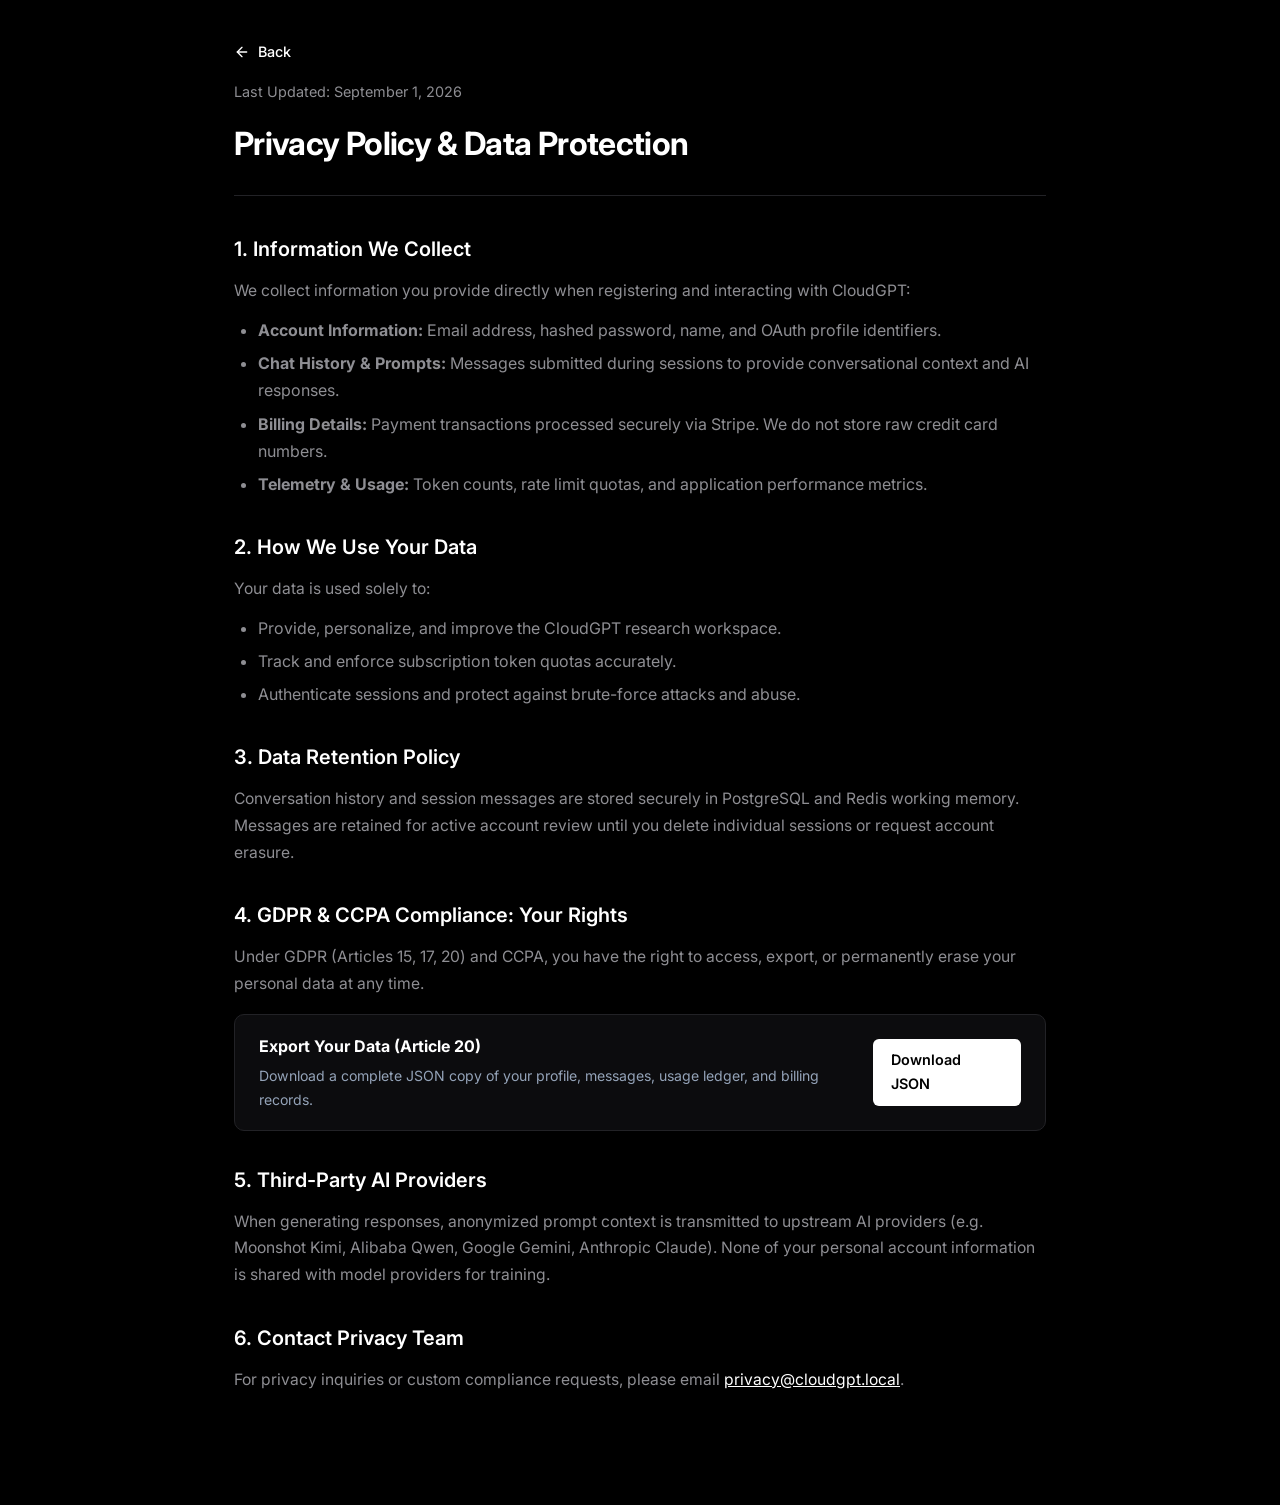
<file: templates/privacy.html>
<!doctype html>
<html lang="en" class="pricing-html">
<head>
    <meta charset="utf-8">
    <meta name="viewport" content="width=device-width, initial-scale=1">
    <title>Privacy Policy | CloudGPT</title>
    <link rel="preconnect" href="https://fonts.googleapis.com">
    <link rel="preconnect" href="https://fonts.gstatic.com" crossorigin>
    <link href="https://fonts.googleapis.com/css2?family=Inter:wght@300;400;500;600;700;800&display=swap" rel="stylesheet">
    <link rel="stylesheet" href="/static/css/chat.css">
    <meta name="csrf-token" content="{{ csrf_token }}">
    <style>
        .legal-container {
            max-width: 860px;
            margin: 0 auto;
            padding: 40px 24px 80px;
            color: var(--text-primary, #ffffff);
            font-family: 'Inter', -apple-system, BlinkMacSystemFont, sans-serif;
            line-height: 1.7;
        }
        .legal-header {
            margin-bottom: 36px;
            border-bottom: 1px solid var(--border-color, #222226);
            padding-bottom: 24px;
        }
        .legal-header h1 {
            font-size: 2rem;
            font-weight: 700;
            color: #fff;
            margin-top: 12px;
            letter-spacing: -0.02em;
        }
        .legal-date {
            color: #8e8e93;
            font-size: 0.9rem;
        }
        .legal-section {
            margin-bottom: 32px;
        }
        .legal-section h2 {
            font-size: 1.25rem;
            font-weight: 600;
            color: #ffffff;
            margin-bottom: 12px;
        }
        .legal-section p {
            color: #8e8e93;
            margin-bottom: 12px;
            font-size: 0.98rem;
        }
        .legal-section ul {
            padding-left: 24px;
            margin-bottom: 12px;
            color: #8e8e93;
        }
        .legal-section li {
            margin-bottom: 6px;
        }
        .back-link {
            display: inline-flex;
            align-items: center;
            gap: 8px;
            color: #ffffff;
            text-decoration: none;
            font-size: 0.9rem;
            font-weight: 500;
            margin-bottom: 16px;
            transition: opacity 0.2s;
        }
        .back-link:hover {
            opacity: 0.8;
        }
        .action-card {
            background: #0c0c0e;
            border: 1px solid #222226;
            border-radius: 10px;
            padding: 18px 24px;
            margin: 16px 0;
            display: flex;
            justify-content: space-between;
            align-items: center;
        }
        .btn-export {
            display: inline-flex;
            align-items: center;
            padding: 9px 18px;
            background: #ffffff;
            color: #000000;
            font-size: 0.9rem;
            font-weight: 600;
            border-radius: 6px;
            text-decoration: none;
            transition: opacity 0.2s;
        }
        .btn-export:hover {
            opacity: 0.9;
        }
    </style>
</head>
<body class="pricing-body">
    <div class="legal-container">
        <a class="back-link" id="back-nav-link" href="/signup" onclick="if(window.history.length > 1){window.history.back(); return false;}">
            <svg width="16" height="16" viewBox="0 0 24 24" fill="none" stroke="currentColor" stroke-width="2" stroke-linecap="round" stroke-linejoin="round"><line x1="19" y1="12" x2="5" y2="12"></line><polyline points="12 19 5 12 12 5"></polyline></svg>
            <span>Back</span>
        </a>
        <div class="legal-header">
            <div class="legal-date">Last Updated: September 1, 2026</div>
            <h1>Privacy Policy & Data Protection</h1>
        </div>

        <div class="legal-section">
            <h2>1. Information We Collect</h2>
            <p>We collect information you provide directly when registering and interacting with CloudGPT:</p>
            <ul>
                <li><strong>Account Information:</strong> Email address, hashed password, name, and OAuth profile identifiers.</li>
                <li><strong>Chat History & Prompts:</strong> Messages submitted during sessions to provide conversational context and AI responses.</li>
                <li><strong>Billing Details:</strong> Payment transactions processed securely via Stripe. We do not store raw credit card numbers.</li>
                <li><strong>Telemetry & Usage:</strong> Token counts, rate limit quotas, and application performance metrics.</li>
            </ul>
        </div>

        <div class="legal-section">
            <h2>2. How We Use Your Data</h2>
            <p>Your data is used solely to:</p>
            <ul>
                <li>Provide, personalize, and improve the CloudGPT research workspace.</li>
                <li>Track and enforce subscription token quotas accurately.</li>
                <li>Authenticate sessions and protect against brute-force attacks and abuse.</li>
            </ul>
        </div>

        <div class="legal-section">
            <h2>3. Data Retention Policy</h2>
            <p>Conversation history and session messages are stored securely in PostgreSQL and Redis working memory. Messages are retained for active account review until you delete individual sessions or request account erasure.</p>
        </div>

        <div class="legal-section">
            <h2>4. GDPR & CCPA Compliance: Your Rights</h2>
            <p>Under GDPR (Articles 15, 17, 20) and CCPA, you have the right to access, export, or permanently erase your personal data at any time.</p>
            
            <div class="action-card">
                <div>
                    <h3 style="color: #fff; font-size: 1rem; margin-bottom: 4px;">Export Your Data (Article 20)</h3>
                    <p style="margin: 0; font-size: 0.88rem; color: #94a3b8;">Download a complete JSON copy of your profile, messages, usage ledger, and billing records.</p>
                </div>
                <a href="/api/user/export" class="btn-export">Download JSON</a>
            </div>
        </div>

        <div class="legal-section">
            <h2>5. Third-Party AI Providers</h2>
            <p>When generating responses, anonymized prompt context is transmitted to upstream AI providers (e.g. Moonshot Kimi, Alibaba Qwen, Google Gemini, Anthropic Claude). None of your personal account information is shared with model providers for training.</p>
        </div>

        <div class="legal-section">
            <h2>6. Contact Privacy Team</h2>
            <p>For privacy inquiries or custom compliance requests, please email <a href="mailto:privacy@cloudgpt.local" style="color: #ffffff; text-decoration: underline;">privacy@cloudgpt.local</a>.</p>
        </div>
    </div>
    <script>
        const backLink = document.getElementById('back-nav-link');
        if (backLink && document.referrer) {
            backLink.href = document.referrer;
        }
    </script>
</body>
</html>
</file>
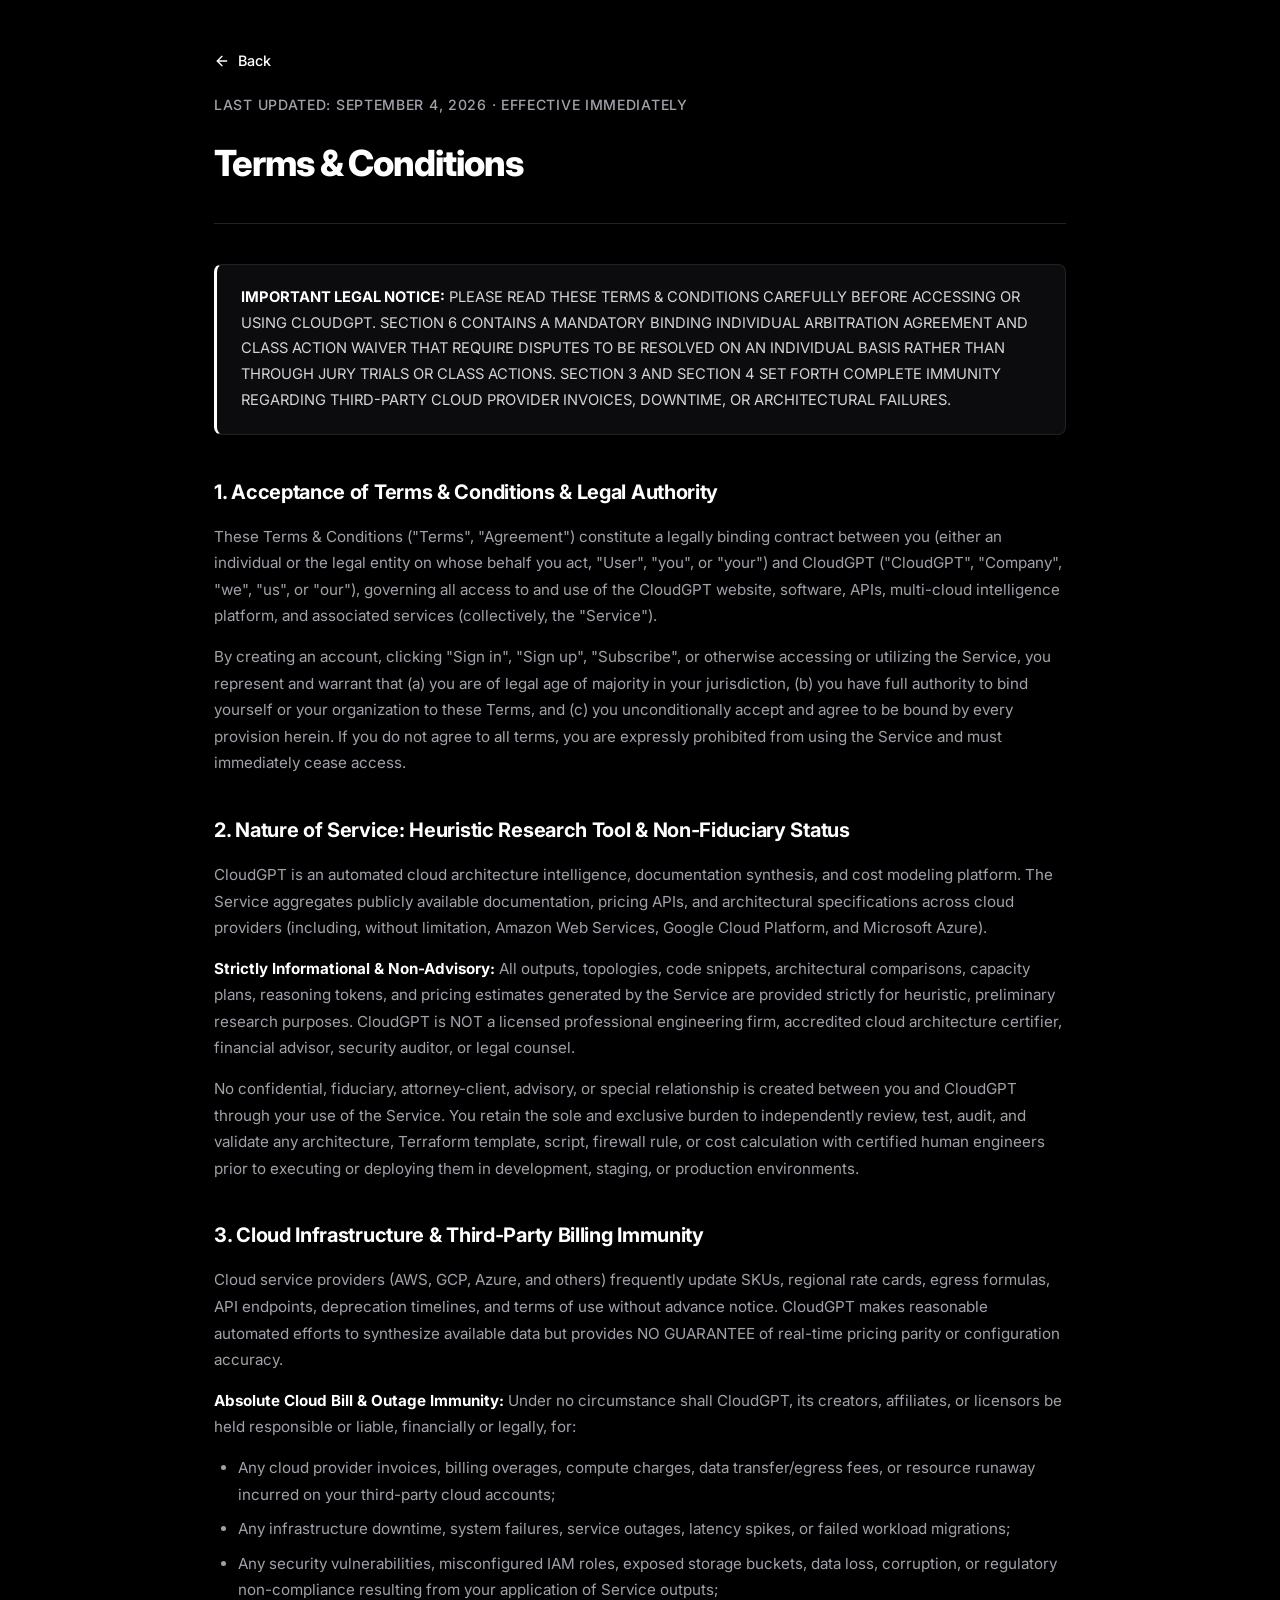
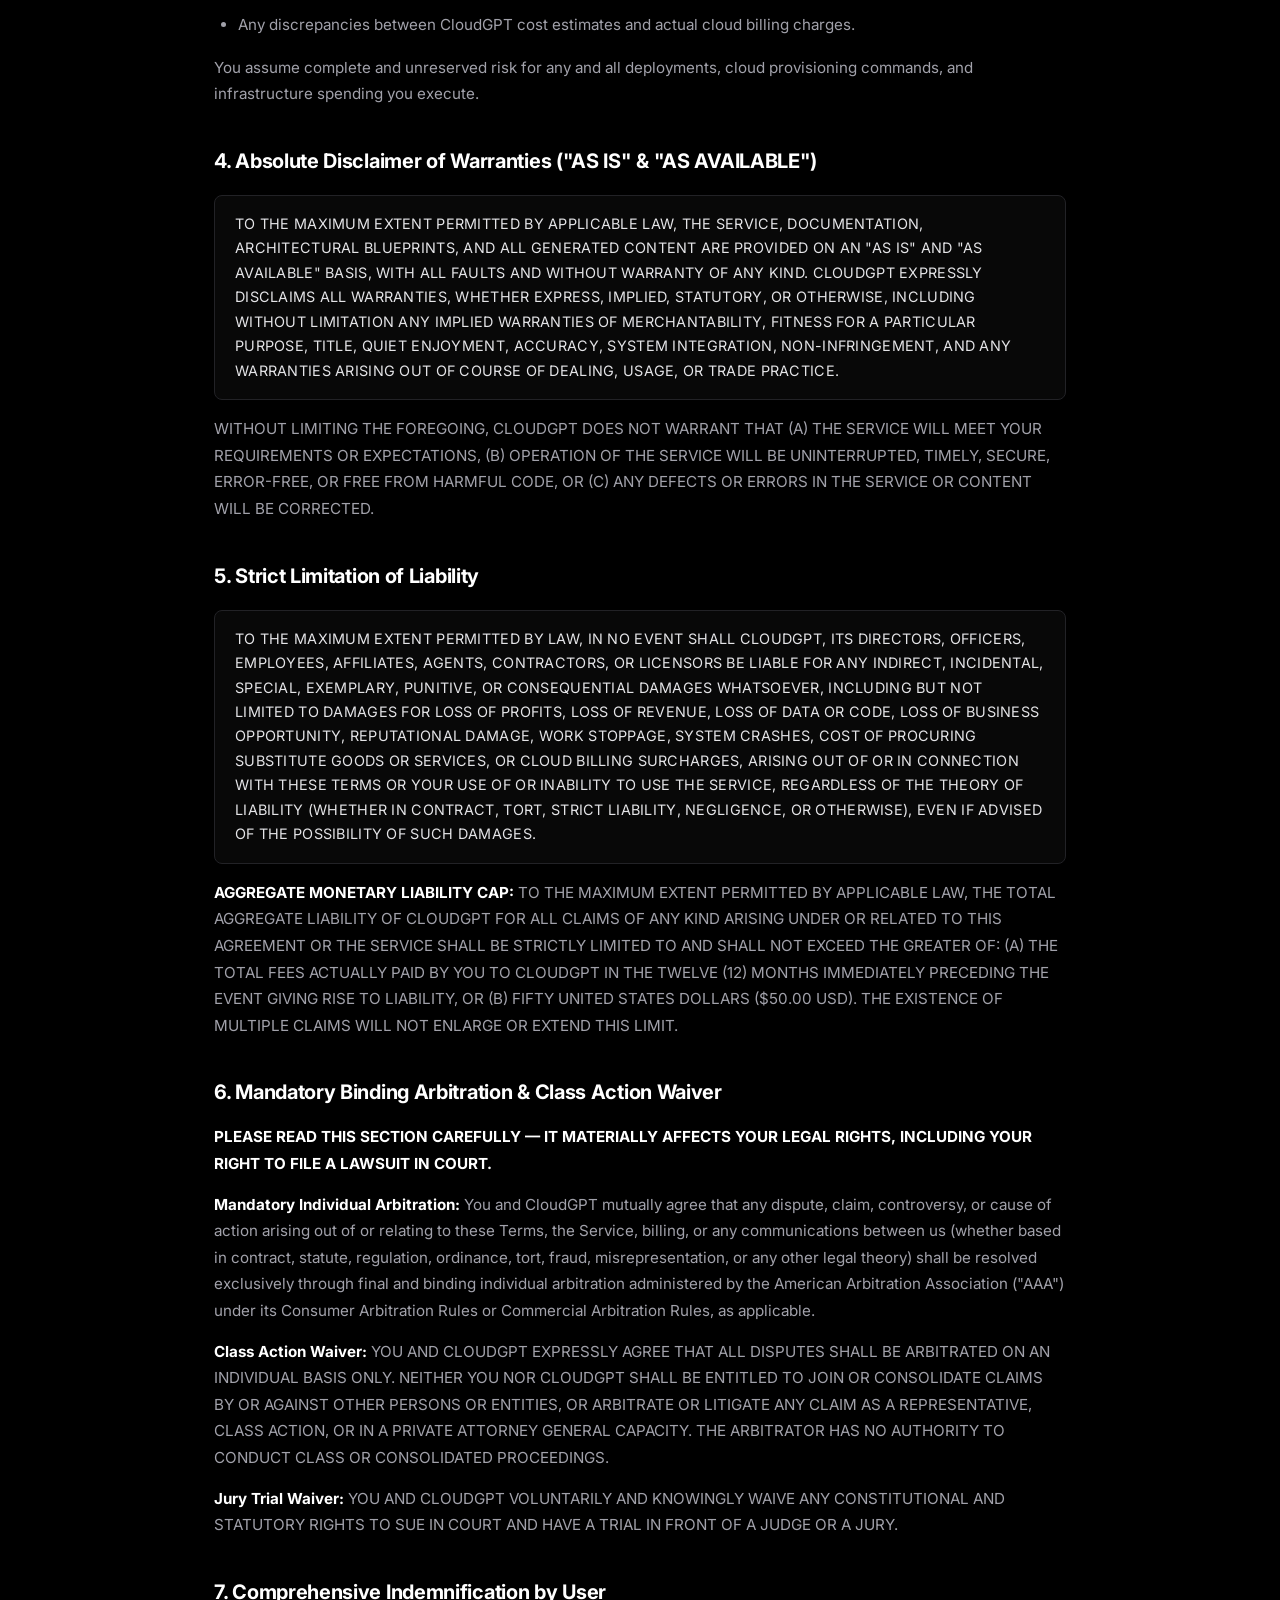
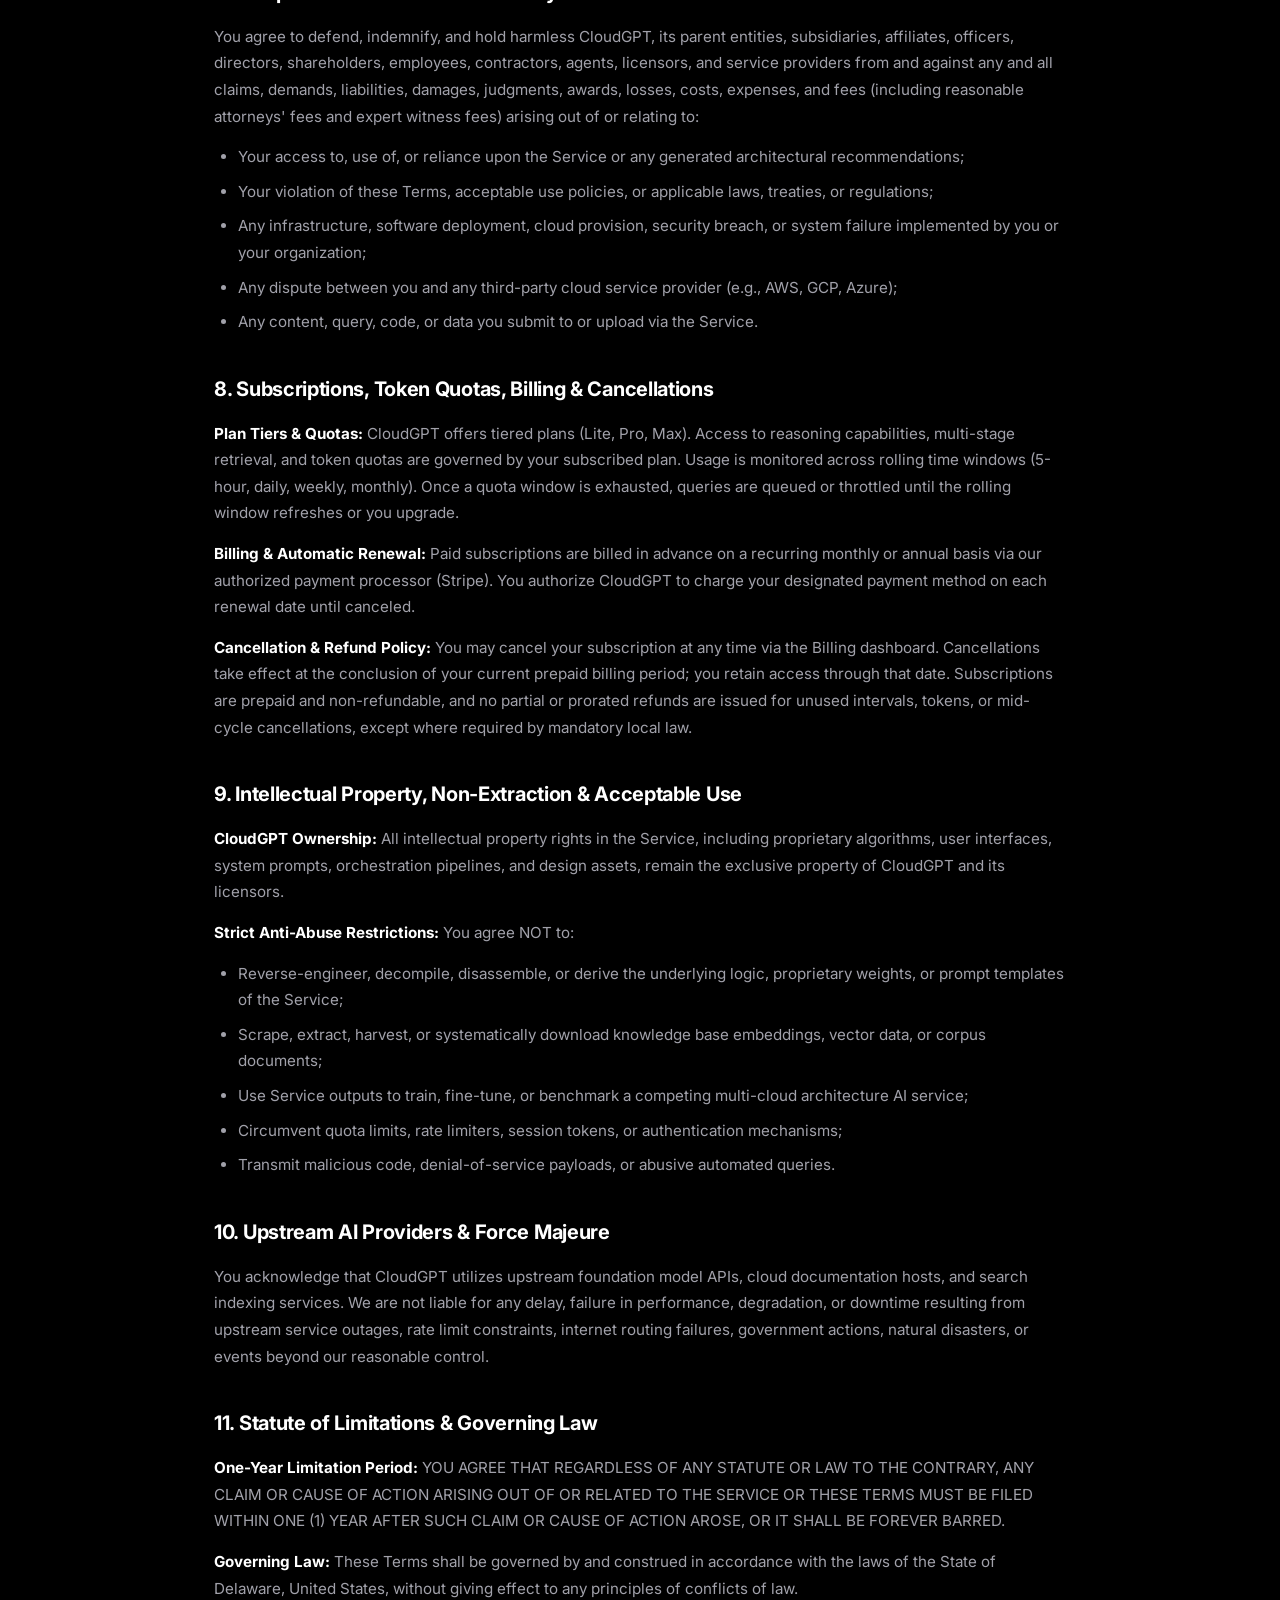
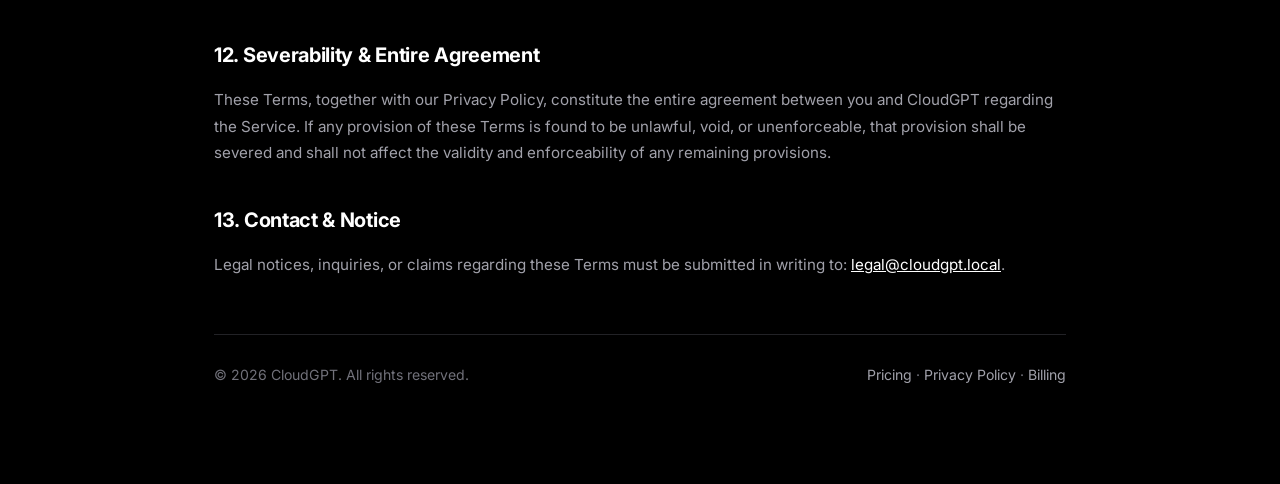
<file: templates/terms.html>
<!doctype html>
<html lang="en" class="pricing-html">
<head>
    <meta charset="utf-8">
    <meta name="viewport" content="width=device-width, initial-scale=1">
    <title>Terms & Conditions | CloudGPT</title>
    <link rel="preconnect" href="https://fonts.googleapis.com">
    <link rel="preconnect" href="https://fonts.gstatic.com" crossorigin>
    <link href="https://fonts.googleapis.com/css2?family=Inter:wght@300;400;500;600;700;800&display=swap" rel="stylesheet">
    <link rel="stylesheet" href="/static/css/chat.css">
    <meta name="csrf-token" content="{{ csrf_token }}">
    <style>
        .legal-container {
            max-width: 900px;
            margin: 0 auto;
            padding: 48px 24px 96px;
            color: var(--text-primary, #ffffff);
            font-family: 'Inter', -apple-system, BlinkMacSystemFont, "Segoe UI", Roboto, sans-serif;
            line-height: 1.75;
        }
        .legal-header {
            margin-bottom: 40px;
            border-bottom: 1px solid var(--border-color, #222226);
            padding-bottom: 28px;
        }
        .legal-header h1 {
            font-size: 2.25rem;
            font-weight: 800;
            color: #ffffff;
            margin-top: 14px;
            letter-spacing: -0.03em;
        }
        .legal-date {
            color: #a1a1aa;
            font-size: 0.88rem;
            font-weight: 500;
            text-transform: uppercase;
            letter-spacing: 0.05em;
        }
        .legal-summary-box {
            background: #0c0c0e;
            border: 1px solid #222226;
            border-left: 3px solid #ffffff;
            border-radius: 8px;
            padding: 20px 24px;
            margin-bottom: 40px;
            font-size: 0.92rem;
            color: #d4d4d8;
        }
        .legal-summary-box strong {
            color: #ffffff;
        }
        .legal-section {
            margin-bottom: 36px;
        }
        .legal-section h2 {
            font-size: 1.25rem;
            font-weight: 700;
            color: #ffffff;
            margin-bottom: 14px;
            letter-spacing: -0.015em;
            display: flex;
            align-items: baseline;
            gap: 8px;
        }
        .legal-section p {
            color: #a1a1aa;
            margin-bottom: 14px;
            font-size: 0.95rem;
        }
        .legal-section strong {
            color: #ffffff;
        }
        .legal-section ul {
            padding-left: 24px;
            margin-bottom: 16px;
            color: #a1a1aa;
            font-size: 0.95rem;
        }
        .legal-section li {
            margin-bottom: 8px;
        }
        .legal-caps {
            text-transform: uppercase;
            font-size: 0.9rem;
            letter-spacing: 0.02em;
            color: #e4e4e7;
            background: rgba(255, 255, 255, 0.03);
            border: 1px solid #222226;
            border-radius: 8px;
            padding: 16px 20px;
            margin: 16px 0;
            line-height: 1.7;
        }
        .back-link {
            display: inline-flex;
            align-items: center;
            gap: 8px;
            color: #ffffff;
            text-decoration: none;
            font-size: 0.9rem;
            font-weight: 500;
            margin-bottom: 20px;
            transition: opacity 0.2s;
        }
        .back-link:hover {
            opacity: 0.8;
        }
        .legal-footer {
            margin-top: 56px;
            padding-top: 28px;
            border-top: 1px solid #222226;
            font-size: 0.88rem;
            color: #71717a;
            display: flex;
            justify-content: space-between;
            align-items: center;
            flex-wrap: wrap;
            gap: 16px;
        }
        .legal-footer a {
            color: #a1a1aa;
            text-decoration: none;
        }
        .legal-footer a:hover {
            color: #ffffff;
            text-decoration: underline;
        }
    </style>
</head>
<body class="pricing-body">
    <div class="legal-container">
        <a class="back-link" id="back-nav-link" href="/" onclick="if(window.history.length > 1){window.history.back(); return false;}">
            <svg width="16" height="16" viewBox="0 0 24 24" fill="none" stroke="currentColor" stroke-width="2" stroke-linecap="round" stroke-linejoin="round"><line x1="19" y1="12" x2="5" y2="12"></line><polyline points="12 19 5 12 12 5"></polyline></svg>
            <span>Back</span>
        </a>
        
        <header class="legal-header">
            <div class="legal-date">Last Updated: September 4, 2026 · Effective Immediately</div>
            <h1>Terms & Conditions</h1>
        </header>

        <div class="legal-summary-box">
            <strong>IMPORTANT LEGAL NOTICE:</strong> PLEASE READ THESE TERMS & CONDITIONS CAREFULLY BEFORE ACCESSING OR USING CLOUDGPT. SECTION 6 CONTAINS A MANDATORY BINDING INDIVIDUAL ARBITRATION AGREEMENT AND CLASS ACTION WAIVER THAT REQUIRE DISPUTES TO BE RESOLVED ON AN INDIVIDUAL BASIS RATHER THAN THROUGH JURY TRIALS OR CLASS ACTIONS. SECTION 3 AND SECTION 4 SET FORTH COMPLETE IMMUNITY REGARDING THIRD-PARTY CLOUD PROVIDER INVOICES, DOWNTIME, OR ARCHITECTURAL FAILURES.
        </div>

        <div class="legal-section">
            <h2>1. Acceptance of Terms & Conditions & Legal Authority</h2>
            <p>These Terms & Conditions ("Terms", "Agreement") constitute a legally binding contract between you (either an individual or the legal entity on whose behalf you act, "User", "you", or "your") and CloudGPT ("CloudGPT", "Company", "we", "us", or "our"), governing all access to and use of the CloudGPT website, software, APIs, multi-cloud intelligence platform, and associated services (collectively, the "Service").</p>
            <p>By creating an account, clicking "Sign in", "Sign up", "Subscribe", or otherwise accessing or utilizing the Service, you represent and warrant that (a) you are of legal age of majority in your jurisdiction, (b) you have full authority to bind yourself or your organization to these Terms, and (c) you unconditionally accept and agree to be bound by every provision herein. If you do not agree to all terms, you are expressly prohibited from using the Service and must immediately cease access.</p>
        </div>

        <div class="legal-section">
            <h2>2. Nature of Service: Heuristic Research Tool & Non-Fiduciary Status</h2>
            <p>CloudGPT is an automated cloud architecture intelligence, documentation synthesis, and cost modeling platform. The Service aggregates publicly available documentation, pricing APIs, and architectural specifications across cloud providers (including, without limitation, Amazon Web Services, Google Cloud Platform, and Microsoft Azure).</p>
            <p><strong>Strictly Informational & Non-Advisory:</strong> All outputs, topologies, code snippets, architectural comparisons, capacity plans, reasoning tokens, and pricing estimates generated by the Service are provided strictly for heuristic, preliminary research purposes. CloudGPT is NOT a licensed professional engineering firm, accredited cloud architecture certifier, financial advisor, security auditor, or legal counsel.</p>
            <p>No confidential, fiduciary, attorney-client, advisory, or special relationship is created between you and CloudGPT through your use of the Service. You retain the sole and exclusive burden to independently review, test, audit, and validate any architecture, Terraform template, script, firewall rule, or cost calculation with certified human engineers prior to executing or deploying them in development, staging, or production environments.</p>
        </div>

        <div class="legal-section">
            <h2>3. Cloud Infrastructure & Third-Party Billing Immunity</h2>
            <p>Cloud service providers (AWS, GCP, Azure, and others) frequently update SKUs, regional rate cards, egress formulas, API endpoints, deprecation timelines, and terms of use without advance notice. CloudGPT makes reasonable automated efforts to synthesize available data but provides NO GUARANTEE of real-time pricing parity or configuration accuracy.</p>
            <p><strong>Absolute Cloud Bill & Outage Immunity:</strong> Under no circumstance shall CloudGPT, its creators, affiliates, or licensors be held responsible or liable, financially or legally, for:</p>
            <ul>
                <li>Any cloud provider invoices, billing overages, compute charges, data transfer/egress fees, or resource runaway incurred on your third-party cloud accounts;</li>
                <li>Any infrastructure downtime, system failures, service outages, latency spikes, or failed workload migrations;</li>
                <li>Any security vulnerabilities, misconfigured IAM roles, exposed storage buckets, data loss, corruption, or regulatory non-compliance resulting from your application of Service outputs;</li>
                <li>Any discrepancies between CloudGPT cost estimates and actual cloud billing charges.</li>
            </ul>
            <p>You assume complete and unreserved risk for any and all deployments, cloud provisioning commands, and infrastructure spending you execute.</p>
        </div>

        <div class="legal-section">
            <h2>4. Absolute Disclaimer of Warranties ("AS IS" & "AS AVAILABLE")</h2>
            <div class="legal-caps">
                TO THE MAXIMUM EXTENT PERMITTED BY APPLICABLE LAW, THE SERVICE, DOCUMENTATION, ARCHITECTURAL BLUEPRINTS, AND ALL GENERATED CONTENT ARE PROVIDED ON AN "AS IS" AND "AS AVAILABLE" BASIS, WITH ALL FAULTS AND WITHOUT WARRANTY OF ANY KIND. CLOUDGPT EXPRESSLY DISCLAIMS ALL WARRANTIES, WHETHER EXPRESS, IMPLIED, STATUTORY, OR OTHERWISE, INCLUDING WITHOUT LIMITATION ANY IMPLIED WARRANTIES OF MERCHANTABILITY, FITNESS FOR A PARTICULAR PURPOSE, TITLE, QUIET ENJOYMENT, ACCURACY, SYSTEM INTEGRATION, NON-INFRINGEMENT, AND ANY WARRANTIES ARISING OUT OF COURSE OF DEALING, USAGE, OR TRADE PRACTICE.
            </div>
            <p>WITHOUT LIMITING THE FOREGOING, CLOUDGPT DOES NOT WARRANT THAT (A) THE SERVICE WILL MEET YOUR REQUIREMENTS OR EXPECTATIONS, (B) OPERATION OF THE SERVICE WILL BE UNINTERRUPTED, TIMELY, SECURE, ERROR-FREE, OR FREE FROM HARMFUL CODE, OR (C) ANY DEFECTS OR ERRORS IN THE SERVICE OR CONTENT WILL BE CORRECTED.</p>
        </div>

        <div class="legal-section">
            <h2>5. Strict Limitation of Liability</h2>
            <div class="legal-caps">
                TO THE MAXIMUM EXTENT PERMITTED BY LAW, IN NO EVENT SHALL CLOUDGPT, ITS DIRECTORS, OFFICERS, EMPLOYEES, AFFILIATES, AGENTS, CONTRACTORS, OR LICENSORS BE LIABLE FOR ANY INDIRECT, INCIDENTAL, SPECIAL, EXEMPLARY, PUNITIVE, OR CONSEQUENTIAL DAMAGES WHATSOEVER, INCLUDING BUT NOT LIMITED TO DAMAGES FOR LOSS OF PROFITS, LOSS OF REVENUE, LOSS OF DATA OR CODE, LOSS OF BUSINESS OPPORTUNITY, REPUTATIONAL DAMAGE, WORK STOPPAGE, SYSTEM CRASHES, COST OF PROCURING SUBSTITUTE GOODS OR SERVICES, OR CLOUD BILLING SURCHARGES, ARISING OUT OF OR IN CONNECTION WITH THESE TERMS OR YOUR USE OF OR INABILITY TO USE THE SERVICE, REGARDLESS OF THE THEORY OF LIABILITY (WHETHER IN CONTRACT, TORT, STRICT LIABILITY, NEGLIGENCE, OR OTHERWISE), EVEN IF ADVISED OF THE POSSIBILITY OF SUCH DAMAGES.
            </div>
            <p><strong>AGGREGATE MONETARY LIABILITY CAP:</strong> TO THE MAXIMUM EXTENT PERMITTED BY APPLICABLE LAW, THE TOTAL AGGREGATE LIABILITY OF CLOUDGPT FOR ALL CLAIMS OF ANY KIND ARISING UNDER OR RELATED TO THIS AGREEMENT OR THE SERVICE SHALL BE STRICTLY LIMITED TO AND SHALL NOT EXCEED THE GREATER OF: (A) THE TOTAL FEES ACTUALLY PAID BY YOU TO CLOUDGPT IN THE TWELVE (12) MONTHS IMMEDIATELY PRECEDING THE EVENT GIVING RISE TO LIABILITY, OR (B) FIFTY UNITED STATES DOLLARS ($50.00 USD). THE EXISTENCE OF MULTIPLE CLAIMS WILL NOT ENLARGE OR EXTEND THIS LIMIT.</p>
        </div>

        <div class="legal-section">
            <h2>6. Mandatory Binding Arbitration & Class Action Waiver</h2>
            <p><strong>PLEASE READ THIS SECTION CAREFULLY — IT MATERIALLY AFFECTS YOUR LEGAL RIGHTS, INCLUDING YOUR RIGHT TO FILE A LAWSUIT IN COURT.</strong></p>
            <p><strong>Mandatory Individual Arbitration:</strong> You and CloudGPT mutually agree that any dispute, claim, controversy, or cause of action arising out of or relating to these Terms, the Service, billing, or any communications between us (whether based in contract, statute, regulation, ordinance, tort, fraud, misrepresentation, or any other legal theory) shall be resolved exclusively through final and binding individual arbitration administered by the American Arbitration Association ("AAA") under its Consumer Arbitration Rules or Commercial Arbitration Rules, as applicable.</p>
            <p><strong>Class Action Waiver:</strong> YOU AND CLOUDGPT EXPRESSLY AGREE THAT ALL DISPUTES SHALL BE ARBITRATED ON AN INDIVIDUAL BASIS ONLY. NEITHER YOU NOR CLOUDGPT SHALL BE ENTITLED TO JOIN OR CONSOLIDATE CLAIMS BY OR AGAINST OTHER PERSONS OR ENTITIES, OR ARBITRATE OR LITIGATE ANY CLAIM AS A REPRESENTATIVE, CLASS ACTION, OR IN A PRIVATE ATTORNEY GENERAL CAPACITY. THE ARBITRATOR HAS NO AUTHORITY TO CONDUCT CLASS OR CONSOLIDATED PROCEEDINGS.</p>
            <p><strong>Jury Trial Waiver:</strong> YOU AND CLOUDGPT VOLUNTARILY AND KNOWINGLY WAIVE ANY CONSTITUTIONAL AND STATUTORY RIGHTS TO SUE IN COURT AND HAVE A TRIAL IN FRONT OF A JUDGE OR A JURY.</p>
        </div>

        <div class="legal-section">
            <h2>7. Comprehensive Indemnification by User</h2>
            <p>You agree to defend, indemnify, and hold harmless CloudGPT, its parent entities, subsidiaries, affiliates, officers, directors, shareholders, employees, contractors, agents, licensors, and service providers from and against any and all claims, demands, liabilities, damages, judgments, awards, losses, costs, expenses, and fees (including reasonable attorneys' fees and expert witness fees) arising out of or relating to:</p>
            <ul>
                <li>Your access to, use of, or reliance upon the Service or any generated architectural recommendations;</li>
                <li>Your violation of these Terms, acceptable use policies, or applicable laws, treaties, or regulations;</li>
                <li>Any infrastructure, software deployment, cloud provision, security breach, or system failure implemented by you or your organization;</li>
                <li>Any dispute between you and any third-party cloud service provider (e.g., AWS, GCP, Azure);</li>
                <li>Any content, query, code, or data you submit to or upload via the Service.</li>
            </ul>
        </div>

        <div class="legal-section">
            <h2>8. Subscriptions, Token Quotas, Billing & Cancellations</h2>
            <p><strong>Plan Tiers & Quotas:</strong> CloudGPT offers tiered plans (Lite, Pro, Max). Access to reasoning capabilities, multi-stage retrieval, and token quotas are governed by your subscribed plan. Usage is monitored across rolling time windows (5-hour, daily, weekly, monthly). Once a quota window is exhausted, queries are queued or throttled until the rolling window refreshes or you upgrade.</p>
            <p><strong>Billing & Automatic Renewal:</strong> Paid subscriptions are billed in advance on a recurring monthly or annual basis via our authorized payment processor (Stripe). You authorize CloudGPT to charge your designated payment method on each renewal date until canceled.</p>
            <p><strong>Cancellation & Refund Policy:</strong> You may cancel your subscription at any time via the Billing dashboard. Cancellations take effect at the conclusion of your current prepaid billing period; you retain access through that date. Subscriptions are prepaid and non-refundable, and no partial or prorated refunds are issued for unused intervals, tokens, or mid-cycle cancellations, except where required by mandatory local law.</p>
        </div>

        <div class="legal-section">
            <h2>9. Intellectual Property, Non-Extraction & Acceptable Use</h2>
            <p><strong>CloudGPT Ownership:</strong> All intellectual property rights in the Service, including proprietary algorithms, user interfaces, system prompts, orchestration pipelines, and design assets, remain the exclusive property of CloudGPT and its licensors.</p>
            <p><strong>Strict Anti-Abuse Restrictions:</strong> You agree NOT to:</p>
            <ul>
                <li>Reverse-engineer, decompile, disassemble, or derive the underlying logic, proprietary weights, or prompt templates of the Service;</li>
                <li>Scrape, extract, harvest, or systematically download knowledge base embeddings, vector data, or corpus documents;</li>
                <li>Use Service outputs to train, fine-tune, or benchmark a competing multi-cloud architecture AI service;</li>
                <li>Circumvent quota limits, rate limiters, session tokens, or authentication mechanisms;</li>
                <li>Transmit malicious code, denial-of-service payloads, or abusive automated queries.</li>
            </ul>
        </div>

        <div class="legal-section">
            <h2>10. Upstream AI Providers & Force Majeure</h2>
            <p>You acknowledge that CloudGPT utilizes upstream foundation model APIs, cloud documentation hosts, and search indexing services. We are not liable for any delay, failure in performance, degradation, or downtime resulting from upstream service outages, rate limit constraints, internet routing failures, government actions, natural disasters, or events beyond our reasonable control.</p>
        </div>

        <div class="legal-section">
            <h2>11. Statute of Limitations & Governing Law</h2>
            <p><strong>One-Year Limitation Period:</strong> YOU AGREE THAT REGARDLESS OF ANY STATUTE OR LAW TO THE CONTRARY, ANY CLAIM OR CAUSE OF ACTION ARISING OUT OF OR RELATED TO THE SERVICE OR THESE TERMS MUST BE FILED WITHIN ONE (1) YEAR AFTER SUCH CLAIM OR CAUSE OF ACTION AROSE, OR IT SHALL BE FOREVER BARRED.</p>
            <p><strong>Governing Law:</strong> These Terms shall be governed by and construed in accordance with the laws of the State of Delaware, United States, without giving effect to any principles of conflicts of law.</p>
        </div>

        <div class="legal-section">
            <h2>12. Severability & Entire Agreement</h2>
            <p>These Terms, together with our Privacy Policy, constitute the entire agreement between you and CloudGPT regarding the Service. If any provision of these Terms is found to be unlawful, void, or unenforceable, that provision shall be severed and shall not affect the validity and enforceability of any remaining provisions.</p>
        </div>

        <div class="legal-section">
            <h2>13. Contact & Notice</h2>
            <p>Legal notices, inquiries, or claims regarding these Terms must be submitted in writing to: <a href="mailto:legal@cloudgpt.local" style="color: #ffffff; text-decoration: underline;">legal@cloudgpt.local</a>.</p>
        </div>

        <footer class="legal-footer">
            <span>© 2026 CloudGPT. All rights reserved.</span>
            <div>
                <a href="/pricing">Pricing</a> · 
                <a href="/privacy">Privacy Policy</a> · 
                <a href="/billing">Billing</a>
            </div>
        </footer>
    </div>
    <script>
        const backLink = document.getElementById('back-nav-link');
        if (backLink && document.referrer) {
            backLink.href = document.referrer;
        }
    </script>
</body>
</html>
</file>
<file: static/css/chat.css>
@import url('https://fonts.googleapis.com/css2?family=Inter:wght@300;400;500;600;700;800&display=swap');

/* ── Unified CloudGPT Design System Tokens (Shared Across Chat, Billing & Auth) ── */
:root {
  /* Surfaces & Canvas — Pitch Black Dominating */
  --bg-base: #000000;
  --bg-surface: #0a0a0d;
  --bg-subsurface: #111115;
  --bg-hover: #18181e;

  /* Borders & Dividers */
  --border-subtle: #222226;
  --border-strong: #333338;
  --border-focus: #ffffff;

  /* Typography Colors */
  --text-white: #ffffff;
  --text-primary: #f4f4f5;
  --text-secondary: #a1a1aa;
  --text-muted: #71717a;

  /* Brand Accents — Pure Monochrome High-Contrast */
  --accent-color: #ffffff;
  --accent-hover: #e5e5e5;
  --accent-glow: rgba(255, 255, 255, 0.12);
  --success-color: #22c55e;
  --warning-color: #eab308;
  --danger-color: #ef4444;

  /* Cloud Provider Signatures */
  --color-aws: #ffffff;
  --color-gcp: #e5e5e5;
  --color-azure: #d4d4d4;

  /* Chat Component Mappings */
  --app-bg: var(--bg-base);
  --sidebar-bg: #050507;
  --card-bg: var(--bg-surface);
  --input-bg: var(--bg-subsurface);
  --border-color: var(--border-subtle);
  --border-hover: var(--border-strong);
  --user-bubble: #141418;
  --bot-bubble: transparent;
}

/* Account pages and compact screens. */
.billing-page { min-height: 100vh; padding: 48px 20px; background: var(--bg-base); color: var(--text-primary); }
.billing-card { width: min(100%, 720px); margin: 0 auto; padding: 32px; border: 1px solid var(--border-color); border-radius: 16px; background: var(--bg-surface); }
.billing-card article { margin: 20px 0; padding: 16px; border: 1px solid var(--border-color); border-radius: 12px; }
.billing-card label { display: block; margin: 16px 0; }
.billing-card input { display: block; width: 100%; margin-top: 6px; padding: 10px; color: inherit; background: var(--bg-subsurface); border: 1px solid var(--border-color); border-radius: 8px; }
.billing-button { width: auto; min-width: 140px; padding: 10px 16px; border-radius: 8px; }
.back-link { display: inline-block; margin-bottom: 24px; color: var(--accent-color); }
.eyebrow { color: var(--accent-color); font-weight: 700; text-transform: uppercase; letter-spacing: .08em; }
.logout-form { display: inline; }

/* ── Mobile Sidebar Drawer & Overlay Rules ── */
.mobile-sidebar-toggle {
  display: none;
}

.sidebar-overlay {
  display: none;
}

@media (max-width: 768px) {
  .app-container {
    display: flex !important;
    flex-direction: column;
    width: 100vw;
    height: 100vh;
    height: 100dvh;
    overflow: hidden;
    position: relative;
  }

  .sidebar {
    position: fixed !important;
    top: 0;
    left: 0;
    bottom: 0;
    width: 290px !important;
    max-width: 82vw !important;
    height: 100vh !important;
    height: 100dvh !important;
    max-height: 100dvh !important;
    z-index: 1000 !important;
    transform: translateX(-100%);
    transition: transform 0.28s cubic-bezier(0.16, 1, 0.3, 1);
    box-shadow: none;
    background-color: #0e0e11 !important;
    border-right: 1px solid var(--border-color);
  }

  .sidebar.open {
    transform: translateX(0) !important;
    box-shadow: 0 0 50px rgba(0, 0, 0, 0.85) !important;
  }

  .sidebar-overlay {
    display: block;
    position: fixed;
    inset: 0;
    background: rgba(0, 0, 0, 0.7);
    backdrop-filter: blur(4px);
    -webkit-backdrop-filter: blur(4px);
    z-index: 999;
    opacity: 0;
    pointer-events: none;
    transition: opacity 0.25s ease;
  }

  .sidebar-overlay.active {
    opacity: 1;
    pointer-events: auto;
  }

  .mobile-sidebar-toggle {
    display: inline-flex;
    align-items: center;
    justify-content: center;
    width: 36px;
    height: 36px;
    border-radius: 8px;
    background: var(--bg-surface);
    border: 1px solid var(--border-color);
    color: var(--text-primary);
    cursor: pointer;
    margin-right: 8px;
    flex-shrink: 0;
    transition: background 0.15s ease, border-color 0.15s ease;
  }

  .mobile-sidebar-toggle:hover {
    background: var(--bg-subsurface);
    border-color: var(--border-hover);
  }

  .workspace {
    width: 100% !important;
    height: 100vh !important;
    height: 100dvh !important;
    min-height: 100dvh !important;
    display: flex;
    flex-direction: column;
  }

  .workspace-header {
    padding: 12px 14px !important;
    gap: 8px !important;
    flex-wrap: nowrap !important;
    border-bottom: 1px solid var(--border-subtle) !important;
  }

  .breadcrumbs {
    display: flex;
    align-items: center;
    min-width: 0;
    flex: 1;
    overflow: hidden;
  }

  #current-chat-title {
    font-size: 15px !important;
    white-space: nowrap;
    overflow: hidden;
    text-overflow: ellipsis;
    max-width: 140px;
  }

  .header-actions {
    gap: 6px !important;
    flex-shrink: 0;
  }

  .floating-input-wrapper {
    left: 0 !important;
    right: 0 !important;
    padding: 8px 12px calc(8px + env(safe-area-inset-bottom, 0px)) !important;
  }

  .input-card {
    padding: 10px 12px 8px !important;
    border-radius: 14px !important;
  }

  .input-toolbar {
    flex-wrap: wrap;
    gap: 6px;
  }

  .toolbar-left {
    gap: 6px;
    flex-wrap: wrap;
  }

  .model-selector-btn,
  .thinking-selector-btn {
    padding: 4px 8px !important;
    font-size: 12px !important;
  }
}

/* ── ChatGPT-Style Empty State & Greeting ── */
.chat-empty-state,
.chatgpt-empty-state {
  display: flex;
  flex-direction: column;
  align-items: center;
  justify-content: center;
  flex: 1 1 auto;
  min-height: 0;
  max-width: 840px;
  margin: auto auto;
  padding: 30px 20px 60px;
  text-align: center;
  animation: fadeIn 0.35s cubic-bezier(0.16, 1, 0.3, 1);
  user-select: none;
}

.chatgpt-greeting-wrapper {
  display: flex;
  flex-direction: column;
  align-items: center;
  margin-bottom: 0;
}

.chatgpt-greeting-title {
  font-size: clamp(28px, 3.4vw, 36px);
  font-weight: 600;
  color: #ffffff;
  letter-spacing: -0.025em;
  margin: 0 0 10px 0;
  line-height: 1.25;
  font-family: inherit;
}

.chatgpt-greeting-subtitle {
  font-size: 15px;
  color: #a1a1aa;
  max-width: 560px;
  margin: 0;
  line-height: 1.5;
  font-weight: 400;
}

@media (max-width: 640px) {
  .chat-empty-state,
  .chatgpt-empty-state {
    padding: 20px 16px 40px;
  }
  .chatgpt-greeting-title {
    font-size: 24px;
  }
  .chatgpt-greeting-subtitle {
    font-size: 14px;
  }
}

@keyframes fadeIn {
  from { opacity: 0; transform: translateY(6px); }
  to { opacity: 1; transform: translateY(0); }
}

* {
  box-sizing: border-box;
  margin: 0;
  padding: 0;
}

body {
  font-family: 'Inter', -apple-system, BlinkMacSystemFont, "Segoe UI", Roboto, Helvetica, Arial, sans-serif;
  background-color: var(--app-bg);
  color: var(--text-primary);
  height: 100vh;
  height: 100dvh;
  overflow: hidden;
}

/* ── Layout Grid ── */
.app-container {
  display: grid;
  grid-template-columns: 280px minmax(0, 1fr);
  height: 100vh;
  height: 100dvh;
  max-height: 100dvh;
  overflow: hidden;
  width: 100vw;
}

/* ── Sidebar ── */
.sidebar {
  background-color: var(--sidebar-bg);
  border-right: 1px solid var(--border-color);
  display: flex;
  flex-direction: column;
  height: 100vh;
  height: 100dvh;
  max-height: 100dvh;
  overflow: hidden;
  min-height: 0;
  width: 280px;
  min-width: 280px;
}

.sidebar-header {
  padding: 20px 20px 14px;
  flex-shrink: 0;
}

.brand {
  font-family: 'Inter', -apple-system, BlinkMacSystemFont, "Segoe UI", Roboto, sans-serif;
  font-size: 19px;
  font-weight: 700;
  color: var(--text-primary);
  letter-spacing: -0.4px;
  line-height: 1.2;
}

/* ── Token Usage Limit Shower ── */
.token-usage {
  padding: 12px 14px;
  margin-bottom: 12px;
  background: #111115;
  border-radius: 10px;
  border: 1px solid #27272e;
  font-family: 'Inter', sans-serif;
  transition: border-color 0.2s ease, background-color 0.2s ease;
}

.token-usage:hover {
  background: #15151a;
  border-color: #383842;
}

.usage-row {
  display: flex;
  justify-content: space-between;
  align-items: center;
  margin-bottom: 5px;
  font-size: 11.5px;
}

.usage-label {
  color: #a1a1aa;
  font-weight: 500;
  letter-spacing: 0.1px;
}

.usage-val {
  color: #ffffff;
  font-weight: 600;
  font-variant-numeric: tabular-nums;
  font-size: 11.5px;
}

.usage-progress-bar {
  width: 100%;
  height: 4px;
  background: rgba(255, 255, 255, 0.08);
  border-radius: 2px;
  overflow: hidden;
  margin-bottom: 10px;
}

.usage-progress-bar:last-child {
  margin-bottom: 0;
}

.usage-progress-fill {
  height: 100%;
  border-radius: 2px;
  transition: width 0.3s ease;
}

.usage-progress-fill.day-fill {
  background: #ffffff;
  box-shadow: 0 0 8px rgba(255, 255, 255, 0.35);
}

.usage-progress-fill.month-fill {
  background: #8e8e93;
}

.sidebar-content {
  flex: 1 1 auto;
  padding: 0 16px;
  min-height: 0;
  display: flex;
  flex-direction: column;
  overflow: hidden;
}

.new-chat-btn {
  width: 100%;
  display: flex;
  align-items: center;
  gap: 8px;
  background: transparent;
  border: 1px solid var(--border-color);
  color: var(--text-primary);
  padding: 10px 14px;
  border-radius: 20px;
  font-size: 14px;
  font-weight: 500;
  cursor: pointer;
  transition: all 0.2s;
  margin-bottom: 16px;
  flex-shrink: 0;
}

.new-chat-btn:hover {
  background: var(--input-bg);
  border-color: var(--border-hover);
}

.history-section {
  display: flex;
  flex-direction: column;
  flex: 1 1 auto;
  min-height: 0;
  overflow: hidden;
}

.section-title {
  display: flex;
  justify-content: space-between;
  align-items: center;
  color: #ffffff;
  font-family: 'Inter', -apple-system, BlinkMacSystemFont, "Segoe UI", Roboto, Helvetica, Arial, sans-serif;
  font-size: 15px;
  font-weight: 600;
  padding: 0 2px;
  margin-bottom: 10px;
  letter-spacing: -0.2px;
  flex-shrink: 0;
}

/* ── History Search Box ── */
.history-search-container {
  margin-bottom: 10px;
  flex-shrink: 0;
}

.history-search-wrapper {
  position: relative;
  display: flex;
  align-items: center;
  background: #141418;
  border: 1px solid #27272a;
  border-radius: 8px;
  padding: 0 8px 0 10px;
  transition: all 0.2s ease;
}

.history-search-wrapper:focus-within {
  border-color: #52525b;
  background: #18181c;
  box-shadow: 0 0 0 2px rgba(255, 255, 255, 0.05);
}

.history-search-icon {
  color: #71717a;
  flex-shrink: 0;
  margin-right: 8px;
}

.history-search-input,
#history-search-input {
  flex: 1;
  background: transparent;
  border: none;
  outline: none;
  color: #f4f4f5;
  font-family: inherit;
  font-size: 12.5px;
  padding: 7px 0;
  min-width: 0;
}

.history-search-input::placeholder,
#history-search-input::placeholder {
  color: #71717a;
  font-size: 12px;
}

.history-search-clear {
  background: transparent;
  border: none;
  color: #71717a;
  cursor: pointer;
  padding: 3px;
  display: flex;
  align-items: center;
  justify-content: center;
  border-radius: 4px;
  transition: color 0.15s;
  margin-left: 4px;
}

.history-search-clear:hover {
  color: #ffffff;
  background: rgba(255, 255, 255, 0.08);
}

/* ── History Scroll Wrapper & List ── */
.history-scroll-container {
  position: relative;
  flex: 1 1 auto;
  min-height: 0;
  display: flex;
  flex-direction: column;
  overflow: hidden;
}

.history-list {
  list-style: none;
  margin: 0;
  padding: 0 4px 10px 0;
  flex: 1 1 auto;
  overflow-y: auto;
  overflow-x: hidden;
  min-height: 0;
  scrollbar-width: thin;
  scrollbar-color: rgba(255, 255, 255, 0.2) transparent;
  -webkit-overflow-scrolling: touch;
  scroll-behavior: smooth;
}

.history-list::-webkit-scrollbar {
  width: 5px;
}

.history-list::-webkit-scrollbar-track {
  background: transparent;
}

.history-list::-webkit-scrollbar-thumb {
  background: rgba(255, 255, 255, 0.18);
  border-radius: 4px;
}

.history-list::-webkit-scrollbar-thumb:hover {
  background: rgba(255, 255, 255, 0.35);
}

/* ── History Search Highlights & Empty State ── */
.search-highlight {
  background: rgba(255, 255, 255, 0.22);
  color: #ffffff;
  padding: 1px 2px;
  border-radius: 3px;
  font-weight: 600;
}

.history-item {
  display: flex;
  justify-content: space-between;
  align-items: center;
  color: var(--text-secondary);
  font-size: 13px;
  padding: 8px 12px;
  border-radius: 8px;
  cursor: pointer;
  margin-bottom: 3px;
  transition: all 0.15s ease;
  position: relative;
  gap: 8px;
}

.history-item.active {
  background: rgba(255, 255, 255, 0.08);
  color: var(--text-primary);
}

.history-item:hover:not(.active) {
  background: rgba(255, 255, 255, 0.04);
  color: #e4e4e7;
}

.history-item.loading-session {
  opacity: 0.85;
  pointer-events: none;
}

.history-spinner {
  display: inline-block;
  width: 10px;
  height: 10px;
  border: 1.5px solid rgba(255, 255, 255, 0.2);
  border-top-color: var(--accent-color, #38bdf8);
  border-radius: 50%;
  animation: history-spin 0.8s linear infinite;
  margin-right: 6px;
  vertical-align: middle;
  flex-shrink: 0;
}

@keyframes history-spin {
  to {
    transform: rotate(360deg);
  }
}

.loading-shimmer {
  display: flex;
  align-items: center;
  color: var(--text-muted, #94a3b8);
  font-style: italic;
  font-size: 12.5px;
  animation: history-pulse 1.8s ease-in-out infinite;
}

@keyframes history-pulse {
  0%, 100% { opacity: 0.6; }
  50% { opacity: 1; }
}

.history-text-container {
  display: flex;
  flex-direction: column;
  min-width: 0;
  flex: 1;
}

.history-title {
  white-space: nowrap;
  overflow: hidden;
  text-overflow: ellipsis;
  font-size: 13px;
  font-weight: 450;
  line-height: 1.3;
}

.history-time {
  font-size: 10px;
  color: var(--text-muted);
  margin-top: 2px;
}

.delete-session-btn {
  background: transparent;
  border: none;
  outline: none;
  color: #71717a;
  padding: 4px;
  border-radius: 4px;
  cursor: pointer;
  display: flex;
  align-items: center;
  justify-content: center;
  opacity: 0;
  transition: all 0.15s ease;
  flex-shrink: 0;
}

.history-item:hover .delete-session-btn,
.history-item.active .delete-session-btn {
  opacity: 1;
}

.delete-session-btn:hover {
  color: #ef4444;
  background: rgba(239, 68, 68, 0.12);
}

.sidebar-footer {
  padding: 14px 16px calc(14px + env(safe-area-inset-bottom, 0px));
  border-top: 1px solid var(--border-color);
  background-color: var(--sidebar-bg);
  flex-shrink: 0;
  margin-top: auto;
  z-index: 10;
}

.user-profile {
  display: flex;
  align-items: center;
  justify-content: space-between;
  gap: 8px;
  width: 100%;
  padding-top: 2px;
}

.user-profile-left {
  display: flex;
  align-items: center;
  gap: 10px;
  min-width: 0;
  flex: 1;
}

.avatar {
  width: 34px;
  height: 34px;
  min-width: 34px;
  border-radius: 50%;
  background: #18181d;
  border: 1px solid #33333b;
  display: flex;
  align-items: center;
  justify-content: center;
  font-size: 13px;
  font-weight: 700;
  color: #ffffff;
  flex-shrink: 0;
}

.user-info {
  display: flex;
  flex-direction: column;
  min-width: 0;
  flex: 1;
}

.user-info .name {
  font-size: 13.5px;
  font-weight: 600;
  color: var(--text-primary);
  white-space: nowrap;
  overflow: hidden;
  text-overflow: ellipsis;
  line-height: 1.3;
}

.user-info .tier-badge {
  font-size: 11.5px;
  color: #a1a1aa;
  font-weight: 500;
  text-transform: capitalize;
  line-height: 1.2;
}

.user-profile-actions {
  display: flex;
  align-items: center;
  gap: 4px;
  flex-shrink: 0;
}

.plan-btn {
  font-size: 12px;
  font-weight: 500;
  color: var(--text-secondary);
  text-decoration: none;
  padding: 4px 8px;
  border-radius: 6px;
  background: rgba(255, 255, 255, 0.04);
  border: 1px solid var(--border-color);
  transition: all 0.15s ease;
  display: inline-flex;
  align-items: center;
  line-height: 1;
}

.plan-btn:hover {
  background: rgba(255, 255, 255, 0.1);
  color: var(--text-primary);
  border-color: var(--border-hover);
}

.logout-form {
  margin: 0;
  display: flex;
}

.icon-btn {
  background: transparent;
  border: none;
  color: var(--text-secondary);
  cursor: pointer;
  display: flex;
  align-items: center;
  justify-content: center;
  padding: 6px;
  border-radius: 6px;
  transition: all 0.2s;
}

.icon-btn:hover {
  background: rgba(255, 255, 255, 0.1);
  color: var(--text-primary);
}

/* ── Workspace & Main Area ── */
.workspace,
.chat-main {
  display: flex;
  flex-direction: column;
  position: relative;
  background-color: var(--app-bg);
  height: 100vh;
  height: 100dvh;
  max-height: 100dvh;
  overflow: hidden;
  min-width: 0;
  min-height: 0;
}

.workspace-header {
  display: flex;
  justify-content: space-between;
  align-items: center;
  height: 52px;
  padding: 0 24px;
  border-bottom: 1px solid var(--border-subtle);
  flex-shrink: 0;
}

.header-left {
  display: flex;
  align-items: center;
  gap: 12px;
  min-width: 0;
}

.breadcrumbs {
  font-size: 14px;
  color: var(--text-secondary);
}

.crumb.active {
  color: var(--text-primary);
  letter-spacing: -0.2px;
}

.separator {
  margin: 0 6px;
  color: var(--text-muted);
}

.header-actions {
  display: flex;
  align-items: center;
  gap: 16px;
}

.ide-btn {
  display: flex;
  align-items: center;
  gap: 6px;
  background: var(--input-bg);
  color: var(--accent-color);
  border: 1px solid var(--border-color);
  padding: 6px 12px;
  border-radius: 6px;
  font-size: 13px;
  font-weight: 500;
  text-decoration: none;
  transition: all 0.2s;
}

.ide-btn:hover {
  border-color: var(--accent-color);
}

/* ── Chat Stream ── */
.chat-stream {
  flex-grow: 1;
  overflow-y: auto;
  min-height: 0;
  padding: 24px 28px 160px 28px; /* Generous bottom padding for floating input */
  display: flex;
  flex-direction: column;
  gap: 28px;
  /* No `scroll-behavior: smooth` here: per-token autoscroll must be instant,
     otherwise the whole transcript glide-scrolls while thinking streams. */
  scrollbar-width: thin;
  scrollbar-color: rgba(255, 255, 255, 0.18) transparent;
}

.chat-stream::-webkit-scrollbar {
  width: 5px;
}

.chat-stream::-webkit-scrollbar-track {
  background: transparent;
}

.chat-stream::-webkit-scrollbar-thumb {
  background: rgba(255, 255, 255, 0.18);
  border-radius: 4px;
}

.chat-stream::-webkit-scrollbar-thumb:hover {
  background: rgba(255, 255, 255, 0.35);
}

.message {
  max-width: 840px;
  width: 100%;
  margin: 0 auto;
}

.message.user {
  display: flex;
  justify-content: flex-end;
}

.message.user .message-content {
  background-color: var(--user-bubble);
  border: 1px solid var(--border-color);
  padding: 12px 18px;
  border-radius: 20px;
  font-size: 15px;
  line-height: 1.55;
  color: var(--text-primary);
}

.message.assistant .message-content {
  background-color: var(--bot-bubble);
  padding: 0 12px;
  font-size: 15px;
  line-height: 1.65;
  color: var(--text-primary);
}

/* Quota exhaustion notice (SSE error events with quota: true). */
.quota-notice {
  display: flex;
  align-items: flex-start;
  gap: 10px;
  margin: 4px 0 8px;
  padding: 12px 16px;
  border: 1px solid var(--accent-color);
  border-left-width: 3px;
  border-radius: 12px;
  background: rgba(96, 165, 250, 0.08);
  color: var(--text-primary);
}

.quota-notice-icon {
  font-size: 18px;
  line-height: 1.4;
  color: var(--accent-color);
}

.quota-notice-body {
  display: flex;
  flex-direction: column;
  gap: 4px;
}

.quota-notice-title {
  font-weight: 600;
  color: var(--text-primary);
}

.quota-notice-detail {
  font-size: 13px;
  color: var(--text-secondary);
}

/* Markdown Styles inside Assistant Message */
.message-content h1 {
  font-size: 20px;
  font-weight: 700;
  margin: 24px 0 12px;
  color: var(--text-primary);
  line-height: 1.3;
}

.message-content h2 {
  font-size: 17px;
  font-weight: 600;
  margin: 20px 0 10px;
  color: var(--text-primary);
  line-height: 1.35;
}

.message-content h3 {
  font-size: 15px;
  font-weight: 600;
  margin: 16px 0 8px;
  color: var(--text-primary);
  line-height: 1.4;
}

.message-content h4, .message-content h5, .message-content h6 {
  font-size: 14px;
  font-weight: 600;
  margin: 14px 0 6px;
  color: var(--text-secondary);
}

.message-content p {
  margin: 0 0 14px 0;
  line-height: 1.65;
}

.message-content p:last-child {
  margin-bottom: 0;
}

.message-content strong, .message-content b {
  font-weight: 600;
  color: #ffffff;
}

.message-content ul, .message-content ol {
  margin: 0 0 14px 0;
  padding-left: 24px;
  display: flex;
  flex-direction: column;
  gap: 6px;
}

.message-content li {
  line-height: 1.6;
}

.message-content li > p {
  margin-bottom: 6px;
}

.message-content blockquote {
  margin: 14px 0;
  padding: 8px 16px;
  border-left: 3px solid var(--accent);
  background: rgba(255, 255, 255, 0.03);
  border-radius: 0 6px 6px 0;
  color: var(--text-secondary);
  font-style: italic;
}

.message-content hr {
  border: none;
  border-top: 1px solid var(--border-color);
  margin: 20px 0;
}

.message-content a {
  color: #ffffff;
  text-decoration: underline;
  text-underline-offset: 3px;
  transition: all 0.15s ease;
}

.message-content a:hover {
  color: #e5e5e5;
}

/* Inline Code */
.message-content code {
  font-family: ui-monospace, SFMono-Regular, Menlo, Monaco, Consolas, "Liberation Mono", "Courier New", monospace;
  background: rgba(255, 255, 255, 0.08);
  color: #f3f4f6;
  padding: 2px 6px;
  border-radius: 4px;
  font-size: 13px;
}

/* Code Block Wrapper & Header */
.code-block-wrapper {
  position: relative;
  margin: 16px 0;
  background: #121316;
  border: 1px solid var(--border-color);
  border-radius: 8px;
  overflow: hidden;
}

.code-block-header {
  display: flex;
  justify-content: space-between;
  align-items: center;
  padding: 6px 12px;
  background: #1c1d22;
  border-bottom: 1px solid rgba(255, 255, 255, 0.06);
  font-size: 12px;
  color: var(--text-secondary);
}

.code-lang-label {
  font-family: 'Inter', sans-serif;
  font-weight: 500;
  text-transform: lowercase;
  color: #9ca3af;
}

.code-copy-btn {
  display: inline-flex;
  align-items: center;
  gap: 5px;
  background: transparent;
  border: none;
  color: #9ca3af;
  font-size: 11.5px;
  font-weight: 500;
  cursor: pointer;
  padding: 3px 8px;
  border-radius: 4px;
  transition: all 0.15s ease;
}

.code-copy-btn:hover {
  background: rgba(255, 255, 255, 0.1);
  color: #ffffff;
}

.message-content pre {
  margin: 0;
  padding: 14px 16px;
  background: transparent;
  border: none;
  border-radius: 0;
  overflow-x: auto;
  line-height: 1.5;
}

.message-content pre code {
  background: transparent;
  padding: 0;
  font-size: 13px;
  color: #e5e7eb;
}

/* Tables */
.message-content table {
  width: 100%;
  border-collapse: collapse;
  margin: 16px 0;
  background: rgba(255, 255, 255, 0.02);
  border-radius: 8px;
  overflow: hidden;
  border: 1px solid var(--border-color);
  font-size: 13.5px;
}

.message-content th, .message-content td {
  border-bottom: 1px solid var(--border-color);
  padding: 10px 14px;
  text-align: left;
  line-height: 1.4;
}

.message-content th {
  background: rgba(255, 255, 255, 0.06);
  color: #ffffff;
  font-weight: 600;
}

.message-content tr:last-child td {
  border-bottom: none;
}

.message-content tr:nth-child(even) td {
  background: rgba(255, 255, 255, 0.015);
}

/* Citations inside Assistant Message */
.citations-panel {
  margin-top: 16px;
  background: var(--input-bg);
  border: 1px solid var(--border-color);
  border-radius: 8px;
  overflow: hidden;
  font-size: 13px;
}

.citations-summary {
  padding: 10px 16px;
  cursor: pointer;
  color: var(--text-secondary);
  user-select: none;
}

.citations-list {
  padding: 12px 16px;
  border-top: 1px solid var(--border-color);
  background: var(--card-bg);
}

.citation-item {
  margin-bottom: 8px;
}

.citation-link {
  color: var(--accent-color);
  text-decoration: none;
}

.citation-link:hover {
  text-decoration: underline;
}

.route-badge {
  display: inline-block;
  padding: 2px 8px;
  background: var(--border-color);
  border-radius: 12px;
  font-size: 11px;
  margin-left: 8px;
  color: var(--text-primary);
}

/* Typing Indicator */
.typing-indicator {
  display: flex;
  gap: 4px;
  padding: 12px;
}
.typing-dot {
  width: 6px;
  height: 6px;
  background: var(--text-secondary);
  border-radius: 50%;
  animation: typing 1.4s infinite ease-in-out both;
}
.typing-dot:nth-child(1) { animation-delay: -0.32s; }
.typing-dot:nth-child(2) { animation-delay: -0.16s; }
@keyframes typing {
  0%, 80%, 100% { transform: scale(0); }
  40% { transform: scale(1); }
}

/* ── Floating Input Component ── */
.floating-input-wrapper {
  position: absolute;
  bottom: 0;
  left: 0;
  right: 0;
  padding: 0 24px 24px;
  background: linear-gradient(to top, var(--app-bg) 65%, transparent);
  display: flex;
  justify-content: center;
  pointer-events: none;
  z-index: 50;
}

.input-card {
  pointer-events: auto;
  width: 100%;
  max-width: 840px;
  background: #141418;
  border: 1px solid #2e2e35;
  border-radius: 20px;
  padding: 14px 18px 12px;
  box-shadow: 0 12px 36px rgba(0, 0, 0, 0.6);
  transition: border-color 0.2s ease, box-shadow 0.2s ease;
  position: relative;
}

.input-card:focus-within {
  border-color: #52525b;
  box-shadow: 0 12px 36px rgba(0, 0, 0, 0.7), 0 0 0 1px rgba(255, 255, 255, 0.08);
}

#chat-input {
  width: 100%;
  background: transparent;
  border: none;
  color: var(--text-primary);
  font-family: inherit;
  font-size: 15px;
  line-height: 1.5;
  resize: none;
  padding: 2px 0 10px 0;
  max-height: 200px;
  overflow-y: auto;
}

#chat-input:focus {
  outline: none;
}

#chat-input::placeholder {
  color: #71717a;
}

/* ── Input Toolbar ── */
.input-toolbar {
  display: flex;
  justify-content: space-between;
  align-items: center;
  padding-top: 4px;
}

.toolbar-left, .toolbar-right {
  display: flex;
  align-items: center;
  gap: 8px;
}

/* Add Files (+) Button */
.attach-btn {
  background: transparent;
  border: none;
  color: #9ca3af;
  width: 32px;
  height: 32px;
  border-radius: 8px;
  display: flex;
  align-items: center;
  justify-content: center;
  cursor: pointer;
  transition: all 0.15s ease;
}

.attach-btn:hover {
  color: #ffffff;
  background: rgba(255, 255, 255, 0.08);
}

.attach-btn:active {
  transform: scale(0.95);
}

/* Model Dropdown Container */
.model-dropdown-container {
  position: relative;
  display: inline-flex;
  align-items: center;
}

.model-selector-btn {
  background: transparent;
  border: none;
  color: #e2e8f0;
  font-size: 14px;
  font-weight: 500;
  font-family: inherit;
  display: flex;
  align-items: center;
  gap: 6px;
  padding: 6px 10px;
  border-radius: 8px;
  cursor: pointer;
  transition: all 0.15s ease;
}

.model-selector-btn:hover {
  background: rgba(255, 255, 255, 0.08);
  color: #ffffff;
}

.model-selector-btn .chevron-down {
  color: #9ca3af;
  transition: transform 0.2s ease;
}

.model-selector-btn[aria-expanded="true"] .chevron-down {
  transform: rotate(180deg);
}

/* Model Selection Popover */
.model-popover {
  position: absolute;
  bottom: calc(100% + 12px);
  left: 0;
  width: 320px;
  background: #1c1c1f;
  border: 1px solid #333338;
  border-radius: 14px;
  padding: 8px;
  box-shadow: 0 16px 40px rgba(0, 0, 0, 0.6);
  z-index: 1000;
  display: flex;
  flex-direction: column;
  gap: 2px;
  animation: popoverFadeIn 0.15s cubic-bezier(0.16, 1, 0.3, 1);
}

.model-popover.hidden {
  display: none !important;
}

@keyframes popoverFadeIn {
  from {
    opacity: 0;
    transform: translateY(6px);
  }
  to {
    opacity: 1;
    transform: translateY(0);
  }
}

.popover-header {
  font-size: 12px;
  color: #71717a;
  letter-spacing: 0.2px;
  font-weight: 600;
  padding: 6px 12px 8px;
}

.model-option {
  display: flex;
  align-items: center;
  justify-content: space-between;
  padding: 9px 12px;
  border-radius: 8px;
  cursor: pointer;
  color: #d4d4d8;
  font-size: 14px;
  transition: all 0.15s ease;
  user-select: none;
}

.model-option:hover {
  background: #2a2a2f;
  color: #ffffff;
}

.model-option.active {
  background: #27272c;
  color: #ffffff;
}

.model-title {
  font-weight: 500;
  font-size: 14px;
}

.model-tags {
  display: flex;
  align-items: center;
  gap: 6px;
}

.tag-badge {
  font-size: 11px;
  font-weight: 500;
  padding: 2px 7px;
  border-radius: 10px;
  display: inline-flex;
  align-items: center;
  gap: 3px;
}

.tag-badge.fast {
  background: rgba(255, 255, 255, 0.05);
  color: #a1a1aa;
  border: 1px solid #333338;
}

.tag-badge.flagship {
  background: rgba(255, 255, 255, 0.12);
  color: #ffffff;
  border: 1px solid rgba(255, 255, 255, 0.25);
}

.tag-badge.balanced {
  background: rgba(255, 255, 255, 0.08);
  color: #e5e5e5;
  border: 1px solid rgba(255, 255, 255, 0.2);
}

.tag-badge.instant {
  background: rgba(255, 255, 255, 0.06);
  color: #d4d4d8;
  border: 1px solid rgba(255, 255, 255, 0.15);
}

.info-icon {
  font-size: 10px;
  opacity: 0.8;
}

.tag-arrow {
  color: #71717a;
  margin-left: 2px;
  transition: transform 0.15s ease;
}

.model-option:hover .tag-arrow {
  color: #d4d4d8;
  transform: translateX(2px);
}

/* Mic & Send Buttons */
.mic-btn {
  background: transparent;
  border: none;
  color: #9ca3af;
  width: 32px;
  height: 32px;
  border-radius: 50%;
  display: flex;
  align-items: center;
  justify-content: center;
  cursor: pointer;
  transition: all 0.2s ease;
  position: relative;
}

.mic-btn:hover {
  color: #ffffff;
  background: rgba(255, 255, 255, 0.08);
}

.mic-btn.listening {
  color: #ef4444 !important;
  background: rgba(239, 68, 68, 0.15) !important;
  animation: micPulse 1.6s infinite ease-in-out;
}

@keyframes micPulse {
  0% {
    box-shadow: 0 0 0 0 rgba(239, 68, 68, 0.6);
  }
  70% {
    box-shadow: 0 0 0 10px rgba(239, 68, 68, 0);
  }
  100% {
    box-shadow: 0 0 0 0 rgba(239, 68, 68, 0);
  }
}

/* Audio Wave Visualizer */
.audio-visualizer {
  display: flex;
  align-items: center;
  gap: 3px;
  height: 22px;
  padding: 0 8px;
  background: rgba(239, 68, 68, 0.08);
  border: 1px solid rgba(239, 68, 68, 0.25);
  border-radius: 12px;
}

.audio-visualizer.hidden {
  display: none !important;
}

.wave-bar {
  width: 3px;
  height: 6px;
  background: #ef4444;
  border-radius: 3px;
  transition: height 0.06s ease, background-color 0.2s ease;
  animation: waveBounce 1.2s infinite ease-in-out;
}

.wave-bar:nth-child(1) { animation-delay: -0.4s; height: 8px; }
.wave-bar:nth-child(2) { animation-delay: -0.2s; height: 14px; }
.wave-bar:nth-child(3) { animation-delay: -0.5s; height: 10px; }
.wave-bar:nth-child(4) { animation-delay: -0.1s; height: 12px; }

@keyframes waveBounce {
  0%, 100% { transform: scaleY(0.4); opacity: 0.7; }
  50% { transform: scaleY(1.3); opacity: 1; }
}

.send-btn {
  background: #2a2a2e;
  color: #52525b;
  border: none;
  width: 34px;
  height: 34px;
  border-radius: 50%;
  display: flex;
  align-items: center;
  justify-content: center;
  cursor: pointer;
  transition: all 0.2s ease;
}

.send-btn:not(:disabled) {
  background: #ffffff;
  color: #000000;
  cursor: pointer;
}

.send-btn:not(:disabled):hover {
  background: #e2e8f0;
  transform: scale(1.05);
}

.send-btn:disabled {
  opacity: 0.5;
  cursor: not-allowed;
}

/* File Chips */
.file-chip-container {
  display: flex;
  flex-wrap: wrap;
  gap: 8px;
  padding: 0 0 10px 0;
  margin-bottom: 6px;
  border-bottom: 1px solid rgba(255, 255, 255, 0.06);
}

.file-chip-container.hidden {
  display: none !important;
}

.file-chip {
  display: inline-flex;
  align-items: center;
  gap: 6px;
  background: #27272b;
  border: 1px solid #3f3f46;
  padding: 5px 10px;
  border-radius: 12px;
  font-size: 12px;
  color: #e4e4e7;
  max-width: 240px;
}

.file-chip-icon {
  color: var(--accent-color);
  display: flex;
  align-items: center;
}

.file-chip-name {
  max-width: 140px;
  overflow: hidden;
  text-overflow: ellipsis;
  white-space: nowrap;
  font-weight: 500;
}

.file-chip-size {
  color: #71717a;
  font-size: 11px;
}

.file-chip-remove {
  cursor: pointer;
  color: #9ca3af;
  background: transparent;
  border: none;
  padding: 2px;
  border-radius: 50%;
  display: flex;
  align-items: center;
  justify-content: center;
  transition: all 0.15s ease;
}

.file-chip-remove:hover {
  color: #ef4444;
  background: rgba(239, 68, 68, 0.15);
}

/* ── Classic AI Chatbot Typing Indicator ("...") ── */
.typing-dots {
  display: inline-flex;
  align-items: center;
  gap: 6px;
  padding: 12px 18px;
  background: rgba(255, 255, 255, 0.05);
  border: 1px solid rgba(255, 255, 255, 0.08);
  border-radius: 18px;
  width: fit-content;
  margin-top: 4px;
}

.typing-dot {
  width: 7px;
  height: 7px;
  background: var(--accent-color);
  border-radius: 50%;
  display: inline-block;
  animation: typingBounce 1.4s infinite ease-in-out both;
}

.typing-dot:nth-child(1) {
  animation-delay: -0.32s;
}

.typing-dot:nth-child(2) {
  animation-delay: -0.16s;
}

.typing-dot:nth-child(3) {
  animation-delay: 0s;
}

@keyframes typingBounce {
  0%, 80%, 100% {
    transform: translateY(0) scale(0.75);
    opacity: 0.35;
  }
  40% {
    transform: translateY(-6px) scale(1.1);
    opacity: 1;
  }
}

/* ── Thinking Header Spinner (single spinner primitive, accent-colored) ── */
.thinking-header-icon {
  display: flex;
  align-items: center;
  justify-content: center;
  width: 18px;
  height: 18px;
  flex-shrink: 0;
  color: var(--accent-color);
}

.thinking-header-icon svg {
  animation: stageSpin 0.9s linear infinite;
}

.thinking-header-icon.thinking-header-complete {
  color: var(--success-color);
  font-size: 14px;
  font-weight: 700;
  line-height: 1;
}

/* ── Citations & Sources Panel ── */
.citations-panel {
  margin-top: 18px;
  background: rgba(18, 18, 22, 0.7);
  border: 1px solid rgba(255, 255, 255, 0.08);
  border-radius: 12px;
  overflow: hidden;
  font-size: 13px;
  transition: all 0.2s ease;
}

.citations-summary {
  display: flex;
  align-items: center;
  flex-wrap: wrap;
  gap: 8px;
  padding: 10px 14px;
  cursor: pointer;
  user-select: none;
  font-weight: 500;
  color: var(--text-secondary);
  background: rgba(255, 255, 255, 0.02);
  transition: background 0.15s ease;
}

.citations-summary:hover {
  background: rgba(255, 255, 255, 0.05);
  color: var(--text-primary);
}

.citations-summary-title {
  display: inline-flex;
  align-items: center;
  gap: 6px;
  margin-right: 4px;
}

.route-badge {
  display: inline-flex;
  align-items: center;
  gap: 5px;
  font-size: 11.5px;
  font-weight: 600;
  padding: 3px 10px;
  border-radius: 12px;
  background: rgba(255, 255, 255, 0.08);
  color: #e4e4e7;
  border: 1px solid rgba(255, 255, 255, 0.12);
  cursor: pointer;
  transition: all 0.18s ease;
  user-select: none;
}

.route-badge:hover {
  background: rgba(255, 255, 255, 0.16);
  border-color: rgba(255, 255, 255, 0.25);
  transform: translateY(-1px);
}

.route-badge.active {
  background: #ffffff;
  color: #000000;
  border-color: #ffffff;
  box-shadow: 0 0 10px rgba(255, 255, 255, 0.3);
}

.route-badge.badge-rag.active {
  background: #ffffff;
  color: #000000;
  border-color: #ffffff;
  box-shadow: 0 0 10px rgba(255, 255, 255, 0.3);
}

.route-badge.badge-internet.active {
  background: #ffffff;
  color: #000000;
  border-color: #ffffff;
  box-shadow: 0 0 10px rgba(255, 255, 255, 0.3);
}

.citations-list {
  padding: 10px 14px 14px 14px;
  display: flex;
  flex-direction: column;
  gap: 8px;
  border-top: 1px solid rgba(255, 255, 255, 0.06);
}

.citation-item {
  display: flex;
  align-items: flex-start;
  gap: 8px;
  line-height: 1.45;
  font-size: 13px;
  padding: 4px 6px;
  border-radius: 6px;
  transition: background 0.15s ease;
}

.citation-item:hover {
  background: rgba(255, 255, 255, 0.04);
}

.citation-icon {
  flex-shrink: 0;
  font-size: 14px;
  margin-top: 1px;
}

.citation-link {
  color: #ffffff;
  text-decoration: underline;
  text-underline-offset: 3px;
  text-decoration-color: rgba(255, 255, 255, 0.4);
  transition: color 0.15s ease, text-decoration-color 0.15s ease;
  word-break: break-word;
}

.citation-link:hover {
  color: #e5e5e5;
  text-decoration-color: #ffffff;
}

.citation-meta-badge {
  font-size: 10.5px;
  padding: 1px 6px;
  border-radius: 4px;
  background: rgba(255, 255, 255, 0.07);
  color: var(--text-muted);
  margin-left: 6px;
  text-transform: uppercase;
}

.citations-empty {
  color: var(--text-muted);
  font-style: italic;
  padding: 8px 4px;
}

/* ── Sleek CloudGPT Web Sources Grid ── */
.web-sources-container {
  margin-top: 18px;
  background: rgba(18, 18, 22, 0.65);
  border: 1px solid rgba(255, 255, 255, 0.08);
  border-radius: 14px;
  padding: 12px 14px;
  box-shadow: 0 4px 16px rgba(0, 0, 0, 0.35);
  backdrop-filter: blur(10px);
}

.web-sources-header {
  display: flex;
  align-items: center;
  justify-content: space-between;
  margin-bottom: 10px;
}

.web-sources-title {
  display: inline-flex;
  align-items: center;
  gap: 7px;
  font-size: 12px;
  font-weight: 600;
  color: #a1a1aa;
  text-transform: uppercase;
  letter-spacing: 0.05em;
}

.web-sources-title svg {
  color: #818cf8;
}

.web-sources-count {
  background: rgba(255, 255, 255, 0.08);
  color: #e4e4e7;
  font-size: 11px;
  font-weight: 600;
  padding: 1px 7px;
  border-radius: 10px;
  margin-left: 2px;
}

.web-sources-grid {
  display: grid;
  grid-template-columns: repeat(auto-fill, minmax(220px, 1fr));
  gap: 10px;
}

.web-source-card {
  background: rgba(25, 25, 30, 0.8);
  border: 1px solid rgba(255, 255, 255, 0.06);
  border-radius: 10px;
  padding: 10px 12px;
  display: flex;
  flex-direction: column;
  gap: 6px;
  transition: border-color 0.2s ease, transform 0.2s ease, background 0.2s ease;
}

.web-source-card:hover {
  border-color: rgba(99, 102, 241, 0.4);
  background: rgba(30, 30, 36, 0.95);
  transform: translateY(-1px);
}

.web-source-top {
  display: flex;
  align-items: center;
  justify-content: space-between;
  gap: 6px;
}

.web-source-domain-pill {
  display: inline-flex;
  align-items: center;
  gap: 5px;
  background: rgba(255, 255, 255, 0.05);
  border-radius: 6px;
  padding: 2px 6px;
  max-width: 80%;
}

.web-source-fav {
  border-radius: 2px;
  flex-shrink: 0;
}

.web-source-domain-text {
  font-size: 11px;
  color: #94a3b8;
  white-space: nowrap;
  overflow: hidden;
  text-overflow: ellipsis;
}

.web-source-copy-btn {
  background: transparent;
  border: none;
  color: #71717a;
  cursor: pointer;
  padding: 3px;
  border-radius: 4px;
  display: inline-flex;
  align-items: center;
  justify-content: center;
  transition: color 0.15s ease, background 0.15s ease;
}

.web-source-copy-btn:hover {
  color: #ffffff;
  background: rgba(255, 255, 255, 0.1);
}

.web-source-copy-btn.copied {
  color: #10b981;
}

.web-source-title-link {
  display: flex;
  align-items: flex-start;
  justify-content: space-between;
  gap: 6px;
  text-decoration: none;
  color: #f1f5f9;
  font-size: 12.5px;
  font-weight: 500;
  line-height: 1.4;
  margin-top: 2px;
}

.web-source-title-text {
  display: -webkit-box;
  -webkit-line-clamp: 2;
  -webkit-box-orient: vertical;
  overflow: hidden;
  text-overflow: ellipsis;
}

.web-source-ext-icon {
  flex-shrink: 0;
  color: #64748b;
  margin-top: 2px;
  transition: color 0.15s ease, transform 0.15s ease;
}

.web-source-card:hover .web-source-ext-icon {
  color: #818cf8;
  transform: translate(1px, -1px);
}

/* ── SVG Architecture Diagram Preview Card ── */
.svg-preview-card {
  margin: 16px 0 12px;
  background: #0f1117;
  border: 1px solid rgba(99, 102, 241, 0.25);
  border-radius: 12px;
  overflow: hidden;
  box-shadow: 0 4px 20px rgba(0, 0, 0, 0.4);
}

.svg-preview-header {
  display: flex;
  align-items: center;
  justify-content: space-between;
  padding: 8px 14px;
  background: rgba(255, 255, 255, 0.03);
  border-bottom: 1px solid rgba(255, 255, 255, 0.06);
}

.svg-preview-title {
  display: flex;
  align-items: center;
  gap: 7px;
  font-size: 12px;
  font-weight: 600;
  color: #c7d2fe;
}

.svg-download-btn {
  background: rgba(99, 102, 241, 0.15);
  border: 1px solid rgba(99, 102, 241, 0.3);
  color: #c7d2fe;
  padding: 4px 10px;
  border-radius: 6px;
  font-size: 11.5px;
  font-weight: 500;
  cursor: pointer;
  display: inline-flex;
  align-items: center;
  gap: 5px;
  transition: all 0.15s ease;
}

.svg-download-btn:hover {
  background: rgba(99, 102, 241, 0.3);
  color: #ffffff;
  border-color: rgba(99, 102, 241, 0.5);
}

.svg-preview-body {
  padding: 16px;
  display: flex;
  justify-content: center;
  align-items: center;
  background: #0b0d13;
  overflow-x: auto;
}

.svg-preview-body svg {
  max-width: 100%;
  height: auto;
}

/* ==========================================================================
   Pricing Page Styles - Black & White Enterprise SaaS Theme
   ========================================================================== */

html:has(.pricing-body),
html.pricing-html,
body.pricing-body {
  height: auto !important;
  min-height: 100vh !important;
  overflow-y: auto !important;
  overflow-x: hidden !important;
  background-color: #000000 !important;
  color: #ffffff !important;
}

.pricing-page {
  min-height: 100vh;
  background: #000000;
  background-image: 
    radial-gradient(ellipse 80% 50% at 50% -20%, rgba(255, 255, 255, 0.05), transparent);
  padding: 3rem 1.5rem 6rem;
  color: #ffffff;
  font-family: 'Inter', -apple-system, BlinkMacSystemFont, "Segoe UI", Roboto, sans-serif;
  overflow-y: visible;
}

/* ── Hero Section ── */
.pricing-hero {
  text-align: center;
  margin-bottom: 4rem;
  padding: 1rem 0;
  max-width: 840px;
  margin-left: auto;
  margin-right: auto;
}

.pricing-page .back-link {
  display: inline-flex;
  align-items: center;
  gap: 0.5rem;
  color: #8e8e93;
  text-decoration: none;
  margin-bottom: 2rem;
  font-weight: 500;
  font-size: 0.875rem;
  padding: 0.45rem 0.95rem;
  border-radius: 8px;
  background: #141418;
  border: 1px solid #222226;
  transition: all 0.2s ease;
}

.pricing-page .back-link:hover {
  background: #1c1c20;
  color: #ffffff;
  border-color: #333338;
  transform: translateX(-2px);
}

.pricing-eyebrow {
  display: inline-block;
  font-size: 0.75rem;
  font-weight: 700;
  letter-spacing: 0.12em;
  color: #8e8e93;
  text-transform: uppercase;
  margin-bottom: 0.75rem;
}

.hero-title {
  color: #ffffff;
  font-size: 3rem;
  font-weight: 800;
  letter-spacing: -0.03em;
  margin-bottom: 1rem;
  line-height: 1.15;
}

.hero-subtitle {
  color: #8e8e93;
  font-size: 1.15rem;
  margin: 0 auto;
  max-width: 620px;
  font-weight: 400;
  line-height: 1.6;
}

/* ── Pricing Cards Grid ── */
.pricing-cards {
  display: grid;
  grid-template-columns: repeat(auto-fit, minmax(320px, 1fr));
  gap: 1.75rem;
  max-width: 1180px;
  margin: 0 auto 5.5rem;
  align-items: stretch;
}

.pricing-card {
  background: #0c0c0e;
  color: #ffffff;
  border-radius: 14px;
  padding: 2.25rem 2rem;
  position: relative;
  border: 1px solid #222226;
  box-shadow: 0 10px 30px rgba(0, 0, 0, 0.6);
  transition: transform 0.25s ease, border-color 0.25s ease, box-shadow 0.25s ease;
  display: flex;
  flex-direction: column;
  justify-content: space-between;
}

.pricing-card:hover {
  transform: translateY(-4px);
  border-color: #333338;
  box-shadow: 0 16px 40px rgba(0, 0, 0, 0.8);
}

.pricing-card.popular {
  border: 1px solid #ffffff;
  background: #111115;
  box-shadow: 0 12px 40px rgba(0, 0, 0, 0.7), 0 0 0 1px rgba(255, 255, 255, 0.15);
}

.pricing-card.popular:hover {
  border-color: #ffffff;
  box-shadow: 0 20px 50px rgba(0, 0, 0, 0.8), 0 0 20px rgba(255, 255, 255, 0.1);
}

.pricing-card.best-value {
  border: 1px solid #333338;
}

.pricing-card.best-value:hover {
  border-color: #44444c;
}

/* ── Badges ── */
.badge {
  position: absolute;
  top: 1.25rem;
  right: 1.25rem;
  padding: 0.3rem 0.75rem;
  border-radius: 6px;
  font-size: 0.7rem;
  font-weight: 700;
  text-transform: uppercase;
  letter-spacing: 0.06em;
}

.popular-badge {
  background: #ffffff;
  color: #000000;
  box-shadow: 0 2px 8px rgba(255, 255, 255, 0.2);
}

.best-value-badge {
  background: #27272a;
  color: #f4f4f5;
  border: 1px solid #3f3f46;
}

/* ── Card Header ── */
.card-header {
  text-align: left;
  margin-bottom: 2rem;
  padding-bottom: 1.75rem;
  border-bottom: 1px solid #27272a;
}

.plan-name {
  font-size: 1.5rem;
  font-weight: 700;
  color: #ffffff;
  margin-bottom: 0.75rem;
  letter-spacing: -0.02em;
}

.price {
  display: flex;
  align-items: baseline;
  justify-content: flex-start;
  gap: 0.25rem;
  margin-bottom: 0.35rem;
}

.currency {
  font-size: 1.5rem;
  font-weight: 600;
  color: #a1a1aa;
}

.amount {
  font-size: 3rem;
  font-weight: 800;
  color: #ffffff;
  letter-spacing: -0.03em;
  line-height: 1;
}

.period {
  font-size: 0.95rem;
  color: #71717a;
  font-weight: 500;
}

.price-note {
  display: inline-block;
  color: #a1a1aa;
  font-weight: 500;
  font-size: 0.85rem;
  margin: 0.35rem 0 0 0;
}

.price-note-placeholder {
  display: inline-block;
  font-size: 0.85rem;
  margin: 0.35rem 0 0 0;
  visibility: hidden;
}

/* ── Card Features ── */
.card-features {
  margin-bottom: 2.25rem;
  flex-grow: 1;
}

.feature-group {
  margin-bottom: 1.5rem;
}

.feature-group:last-child {
  margin-bottom: 0;
}

.feature-group h3 {
  font-size: 0.75rem;
  text-transform: uppercase;
  letter-spacing: 0.08em;
  color: #71717a;
  font-weight: 700;
  margin-bottom: 0.85rem;
}

.feature-list {
  list-style: none;
  padding: 0;
  margin: 0;
}

.feature-list li {
  display: flex;
  align-items: center;
  gap: 0.65rem;
  padding: 0.4rem 0;
  color: #d4d4d8;
  font-size: 0.9rem;
  line-height: 1.4;
}

.list-icon {
  flex-shrink: 0;
  color: #71717a;
}

.check-icon {
  flex-shrink: 0;
  color: #ffffff;
}

.model-badge {
  display: inline-block;
  padding: 0.4rem 0.85rem;
  border-radius: 6px;
  background: #18181b;
  border: 1px solid #27272a;
  color: #ffffff;
  font-size: 0.875rem;
  font-weight: 600;
}

/* ── Card Buttons ── */
.card-footer {
  text-align: center;
  margin-top: auto;
}

.plan-button {
  width: 100%;
  padding: 0.9rem 1.5rem;
  border: none;
  border-radius: 10px;
  font-size: 0.95rem;
  font-weight: 600;
  cursor: pointer;
  transition: all 0.2s ease;
  letter-spacing: 0.01em;
}

.upgrade-button.primary {
  background: #ffffff;
  color: #000000;
  border: 1px solid #ffffff;
}

.upgrade-button.primary:hover {
  background: #e4e4e7;
  transform: translateY(-1px);
  box-shadow: 0 4px 16px rgba(255, 255, 255, 0.15);
}

.upgrade-button.secondary {
  background: #27272a;
  color: #ffffff;
  border: 1px solid #3f3f46;
}

.upgrade-button.secondary:hover {
  background: #3f3f46;
  border-color: #52525b;
  transform: translateY(-1px);
}

.current-plan {
  background: #18181b;
  color: #52525b;
  cursor: not-allowed;
  border: 1px solid #27272a;
}

/* ── Headings for Sections ── */
.section-heading {
  text-align: center;
  margin-bottom: 2.5rem;
}

.section-heading h2 {
  font-size: 2rem;
  font-weight: 700;
  color: #ffffff;
  letter-spacing: -0.02em;
  margin-bottom: 0.5rem;
}

.section-heading p {
  color: #a1a1aa;
  font-size: 1rem;
  margin: 0;
}

/* ── Feature Comparison Table ── */
.feature-comparison {
  background: #0c0c0e;
  border: 1px solid #222226;
  border-radius: 14px;
  padding: 3rem 2.5rem;
  max-width: 1080px;
  margin: 0 auto 5.5rem;
  box-shadow: 0 10px 30px rgba(0, 0, 0, 0.6);
}

.comparison-table {
  overflow-x: auto;
}

.comparison-table table {
  width: 100%;
  border-collapse: collapse;
  text-align: center;
}

.comparison-table th,
.comparison-table td {
  padding: 1.1rem 1.25rem;
  border-bottom: 1px solid #1c1c20;
  font-size: 0.9rem;
}

.comparison-table th {
  background: #141418;
  font-weight: 600;
  color: #ffffff;
  font-size: 0.95rem;
  border-bottom: 1px solid #222226;
}

.comparison-table th:first-child,
.comparison-table td:first-child {
  text-align: left;
  font-weight: 500;
  color: #ffffff;
}

.comparison-table td {
  color: #8e8e93;
}

.comparison-table tbody tr:hover {
  background: #141418;
}

.table-check {
  color: #ffffff;
  vertical-align: middle;
}

.dash-icon {
  color: #52525b;
  font-weight: 600;
  font-size: 1.1rem;
}

/* ── FAQ Section ── */
.faq-section {
  background: #0c0c0e;
  border: 1px solid #222226;
  border-radius: 14px;
  padding: 3rem 2.5rem;
  max-width: 880px;
  margin: 0 auto 5.5rem;
  box-shadow: 0 10px 30px rgba(0, 0, 0, 0.6);
}

.faq-list {
  display: flex;
  flex-direction: column;
  gap: 0.75rem;
}

.faq-item {
  border: 1px solid #222226;
  border-radius: 8px;
  background: #141418;
  overflow: hidden;
  transition: border-color 0.2s ease;
}

.faq-item:hover {
  border-color: #333338;
}

.faq-question {
  width: 100%;
  background: none;
  border: none;
  color: #ffffff;
  font-size: 1.05rem;
  font-weight: 600;
  padding: 1.25rem 1.5rem;
  cursor: pointer;
  display: flex;
  justify-content: space-between;
  align-items: center;
  text-align: left;
  transition: color 0.2s ease;
  font-family: inherit;
}

.faq-question:hover {
  color: #ffffff;
}

.faq-chevron {
  color: #71717a;
  flex-shrink: 0;
  transition: transform 0.25s ease, color 0.25s ease;
}

.faq-item.active .faq-chevron {
  transform: rotate(180deg);
  color: #ffffff;
}

.faq-answer {
  max-height: 0;
  overflow: hidden;
  opacity: 0;
  transition: max-height 0.3s cubic-bezier(0.16, 1, 0.3, 1), opacity 0.25s ease;
  background: #0f0f13;
  border-top: 1px solid transparent;
}

.faq-item.active .faq-answer {
  max-height: 300px;
  opacity: 1;
  border-top-color: #222226;
}

.faq-answer p {
  color: #8e8e93;
  line-height: 1.6;
  padding: 1rem 1.5rem 1.25rem;
  margin: 0;
  font-size: 0.925rem;
}

/* ── Trust Section ── */
.trust-section {
  display: grid;
  grid-template-columns: repeat(auto-fit, minmax(280px, 1fr));
  gap: 1.5rem;
  max-width: 1080px;
  margin: 0 auto 5.5rem;
}

.trust-item {
  background: #0c0c0e;
  border: 1px solid #222226;
  border-radius: 14px;
  padding: 2rem 1.75rem;
  text-align: left;
  color: #ffffff;
  transition: transform 0.2s ease, border-color 0.2s ease;
}

.trust-item:hover {
  transform: translateY(-2px);
  border-color: #333338;
}

.trust-icon-box {
  width: 44px;
  height: 44px;
  border-radius: 8px;
  background: #141418;
  border: 1px solid #222226;
  display: flex;
  align-items: center;
  justify-content: center;
  margin-bottom: 1.25rem;
  color: #ffffff;
}

.trust-item h3 {
  margin-bottom: 0.5rem;
  color: #ffffff;
  font-size: 1.15rem;
  font-weight: 600;
}

.trust-item p {
  color: #8e8e93;
  margin: 0;
  font-size: 0.9rem;
  line-height: 1.55;
}

/* ── CTA Section ── */
.cta-section {
  text-align: center;
  color: #ffffff;
  margin-bottom: 2rem;
  padding: 3.5rem 2rem;
  background: #0c0c0e;
  border: 1px solid #222226;
  border-radius: 14px;
  max-width: 1080px;
  margin-left: auto;
  margin-right: auto;
}

.cta-section h2 {
  font-size: 2.25rem;
  font-weight: 700;
  margin-bottom: 0.75rem;
  letter-spacing: -0.02em;
}

.cta-section p {
  font-size: 1.05rem;
  margin-bottom: 2rem;
  color: #a1a1aa;
}

.cta-button {
  display: inline-block;
  background: #ffffff;
  color: #000000;
  padding: 0.9rem 2.5rem;
  border-radius: 10px;
  text-decoration: none;
  font-weight: 600;
  font-size: 0.95rem;
  transition: all 0.2s ease;
  border: 1px solid #ffffff;
}

.cta-button:hover {
  background: #e4e4e7;
  color: #000000;
  transform: translateY(-1px);
  box-shadow: 0 4px 20px rgba(255, 255, 255, 0.15);
}

/* ── Responsive Adaptations ── */
@media (max-width: 768px) {
  .pricing-page {
    padding: 2rem 1rem 4rem;
  }
  .hero-title {
    font-size: 2.25rem;
  }
  .hero-subtitle {
    font-size: 1rem;
  }
  .pricing-cards {
    grid-template-columns: 1fr;
    gap: 1.5rem;
  }
  .feature-comparison, .faq-section {
    padding: 2rem 1.25rem;
  }
  .comparison-table {
    font-size: 0.825rem;
  }
  .trust-section {
    grid-template-columns: 1fr;
  }
}





/* ═══ Thinking Mode Selector & Model Subtitles ═══ */
.model-subtitle {
  display: block;
  font-size: 11px;
  color: #71717a;
  font-weight: 400;
  margin-top: 1px;
}

.tag-badge.deep {
  background: rgba(251, 191, 36, 0.12);
  color: #fcd34d;
  border: 1px solid rgba(251, 191, 36, 0.3);
}

.thinking-selector-btn svg:first-child {
  color: var(--accent-color);
}

/* ═══ Thinking Panel (ChatGPT-style reasoning accordion) ═══ */
.thinking-panel {
  margin: 4px 0 10px;
  border: 1px solid var(--border-color);
  border-radius: 12px;
  background: var(--card-bg);
  overflow: hidden;
}

.thinking-summary {
  list-style: none;
  display: flex;
  align-items: center;
  gap: 10px;
  padding: 10px 14px;
  cursor: pointer;
  user-select: none;
  font-size: 13px;
  color: var(--text-secondary);
  font-weight: 500;
}

.thinking-summary::-webkit-details-marker {
  display: none;
}

.thinking-summary:hover {
  color: var(--text-primary);
}

.thinking-panel.thinking-complete .thinking-summary {
  color: var(--success-color);
}

.thinking-body {
  padding: 0 16px 16px;
  border-top: 1px solid #27272a;
}

.thinking-text {
  display: block;
  padding-top: 10px;
  font-size: 12.5px;
  line-height: 1.6;
  color: var(--text-secondary);
  word-break: break-word;
  overflow-wrap: break-word;
  overflow: hidden;
}

/* ── Thinking panel rendered markdown ────────────────────────────────── */
.thinking-text h1,
.thinking-text h2,
.thinking-text h3,
.thinking-text h4 {
  font-size: 12.5px;
  font-weight: 600;
  color: var(--text-secondary);
  margin: 10px 0 3px;
  padding: 0;
  border: none;
}

.thinking-text p {
  margin: 6px 0;
}

.thinking-text ul,
.thinking-text ol {
  padding-left: 20px;
  margin: 6px 0;
}

.thinking-text li {
  margin: 3px 0;
  line-height: 1.55;
}

.thinking-text > * + * {
  margin-top: 4px;
}

.thinking-text code {
  font-family: 'JetBrains Mono', 'Fira Code', 'Cascadia Code', monospace;
  font-size: 11.5px;
  background: rgba(96, 165, 250, 0.08);
  border-radius: 3px;
  padding: 1px 5px;
  color: var(--accent-color);
}

.thinking-text pre {
  background: #0f0f12;
  border: 1px solid #27272a;
  border-radius: 6px;
  padding: 8px 12px;
  overflow-x: auto;
  margin: 6px 0;
}

.thinking-text pre code {
  background: none;
  padding: 0;
  color: inherit;
  font-size: 11.5px;
}

.thinking-text strong {
  color: var(--accent-color);
  font-weight: 600;
}

.thinking-text em {
  color: #94a3b8;
  font-style: italic;
}

.thinking-text a {
  color: var(--accent-color);
  text-decoration: none;
}

.thinking-text a:hover {
  text-decoration: underline;
}

.thinking-text blockquote {
  border-left: 2px solid #3f3f46;
  margin: 4px 0 4px 0;
  padding: 2px 10px;
  color: #71717a;
}

.thinking-text hr {
  border: none;
  border-top: 1px solid #27272a;
  margin: 8px 0;
}

.thinking-copy-btn {
  background: transparent;
  border: none;
  color: #52525b;
  font-size: 13px;
  cursor: pointer;
  padding: 2px 6px;
  border-radius: 4px;
  margin-left: auto;
  transition: color 0.15s ease;
  line-height: 1;
  flex-shrink: 0;
}

.thinking-copy-btn:hover {
  color: var(--text-secondary);
}

/* ═══ Per-message token usage summary ═══ */
.usage-summary {
  margin-top: 10px;
  padding-top: 8px;
  border-top: 1px solid #27272a;
}

.usage-summary-text {
  font-size: 11.5px;
  color: #71717a;
}

.tag-badge.locked {
  background: rgba(255, 255, 255, 0.05);
  color: #71717a;
  border: 1px dashed #3f3f46;
}

.model-option.disabled {
  opacity: 0.45;
  cursor: not-allowed;
}

/* ═══ Thinking Level Badge (per-response indicator) ═══ */
.thinking-level-badge {
  display: inline-flex;
  align-items: center;
  gap: 6px;
  margin-top: 10px;
  padding: 5px 12px;
  border-radius: 20px;
  font-size: 11.5px;
  font-weight: 500;
  background: rgba(255, 255, 255, 0.04);
  border: 1px solid rgba(255, 255, 255, 0.08);
  color: var(--text-secondary);
  transition: all 0.2s ease;
}

.thinking-level-badge svg {
  flex-shrink: 0;
  opacity: 0.8;
}

.thinking-badge-text {
  white-space: nowrap;
}

/* Low thinking: subtle gray */
.thinking-level-badge.thinking-level-low {
  background: rgba(156, 163, 175, 0.08);
  border-color: rgba(156, 163, 175, 0.15);
  color: var(--text-secondary);
}

.thinking-level-badge.thinking-level-low svg {
  color: var(--text-secondary);
}

/* Medium thinking: accent blue */
.thinking-level-badge.thinking-level-medium {
  background: rgba(96, 165, 250, 0.08);
  border-color: rgba(96, 165, 250, 0.2);
  color: var(--accent-color);
}

.thinking-level-badge.thinking-level-medium svg {
  color: var(--accent-color);
}

/* High thinking: brighter accent blue */
.thinking-level-badge.thinking-level-high {
  background: rgba(96, 165, 250, 0.12);
  border-color: rgba(96, 165, 250, 0.3);
  color: var(--accent-hover);
}

.thinking-level-badge.thinking-level-high svg {
  color: var(--accent-hover);
}

/* Max thinking: deepest accent blue */
.thinking-level-badge.thinking-level-max {
  background: rgba(96, 165, 250, 0.16);
  border-color: rgba(96, 165, 250, 0.4);
  color: #bfdbfe;
}

.thinking-level-badge.thinking-level-max svg {
  color: var(--accent-hover);
}

/* ── Pipeline Stage Progress Panel (ChatGPT/Kilo-style) ── */
.pipeline-status-panel {
  display: inline-flex;
  flex-direction: column;
  gap: 6px;
  background: var(--card-bg);
  border: 1px solid var(--border-color);
  border-radius: 12px;
  padding: 10px 16px;
  margin-top: 4px;
  min-width: 240px;
  box-shadow: 0 4px 14px rgba(0, 0, 0, 0.25);
  animation: stagePanelIn 0.2s ease-out;
}

@keyframes stagePanelIn {
  from {
    opacity: 0;
    transform: translateY(4px);
  }
  to {
    opacity: 1;
    transform: translateY(0);
  }
}

.pipeline-stage-row {
  display: flex;
  align-items: center;
  gap: 10px;
}

.pipeline-stage-icon {
  display: flex;
  align-items: center;
  justify-content: center;
  width: 18px;
  height: 18px;
  flex-shrink: 0;
  color: var(--accent-color);
}

.pipeline-stage-icon svg {
  animation: stageSpin 0.9s linear infinite;
}

@keyframes stageSpin {
  to { transform: rotate(360deg); }
}

.pipeline-stage-icon.stage-complete {
  color: var(--success-color);
  font-size: 14px;
  font-weight: 700;
  animation: none;
}

.pipeline-stage-name {
  font-size: 13px;
  font-weight: 500;
  color: #d4d4d8;
  flex: 1;
}

.pipeline-stage-time {
  font-size: 11.5px;
  color: #71717a;
  font-variant-numeric: tabular-nums;
  min-width: 32px;
  text-align: right;
}

.stage-panel-fade-out {
  opacity: 0;
  transform: translateY(-4px);
  transition: opacity 0.25s ease, transform 0.25s ease;
}

/* ── Internet Citation Cards & Collapsible RAG Sub-Section ── */
.citations-internet-wrapper {
  display: flex;
  flex-direction: column;
  gap: 6px;
  margin-bottom: 8px;
}

.citation-internet-card {
  display: flex;
  align-items: center;
  gap: 8px;
  padding: 8px 12px;
  background: #18181c;
  border: 1px solid #2f2f35;
  border-radius: 9px;
  transition: border-color 0.15s ease, background 0.15s ease;
}

.citation-internet-card:hover {
  background: #202026;
  border-color: #4b4b54;
}

.citation-favicon {
  flex-shrink: 0;
  border-radius: 3px;
  object-fit: contain;
}

.citation-internet-card .citation-link {
  flex: 1;
  font-size: 12.5px;
  font-weight: 500;
  white-space: nowrap;
  overflow: hidden;
  text-overflow: ellipsis;
  color: #93c5fd;
  text-decoration: none;
}

.citation-internet-card .citation-link:hover {
  color: #bfdbfe;
  text-decoration: underline;
}

.citation-copy-btn {
  background: transparent;
  border: none;
  color: #71717a;
  font-size: 13px;
  cursor: pointer;
  padding: 3px 6px;
  border-radius: 4px;
  flex-shrink: 0;
  transition: color 0.15s ease, background 0.15s ease;
}

.citation-copy-btn:hover {
  color: #ffffff;
  background: rgba(255, 255, 255, 0.08);
}

/* RAG sub-section inside citations */
.rag-sub-section {
  margin-top: 6px;
  border: none;
  background: transparent;
}

.rag-sub-section > summary {
  font-size: 11.5px;
  font-weight: 600;
  color: #71717a;
  cursor: pointer;
  padding: 4px 0;
  list-style: none;
  user-select: none;
  display: flex;
  align-items: center;
  gap: 6px;
}

.rag-sub-section > summary::before {
  content: '▸';
  font-size: 10px;
  transition: transform 0.15s ease;
}

.rag-sub-section[open] > summary::before {
  transform: rotate(90deg);
}

.rag-sub-section > summary:hover {
  color: #a1a1aa;
}

/* ── v2 additions: message actions, attachments, artifacts ── */
.message {
  position: relative;
}

.message .msg-actions {
  display: flex;
  align-items: center;
  gap: 4px;
  margin-top: 6px;
  opacity: 0;
  transition: opacity 0.18s ease-in-out;
}

.message:hover .msg-actions,
.message:focus-within .msg-actions,
.message.is-editing .msg-actions {
  opacity: 1;
}

@media (hover: none) or (max-width: 768px) {
  .message .msg-actions {
    opacity: 1;
  }
}

.message.user .msg-actions {
  justify-content: flex-end;
}

.message.assistant .msg-actions {
  justify-content: flex-start;
}

.action-btn {
  display: inline-flex;
  align-items: center;
  gap: 4px;
  background: rgba(255, 255, 255, 0.04);
  border: 1px solid rgba(255, 255, 255, 0.08);
  border-radius: 6px;
  color: #a1a1aa;
  font-size: 11.5px;
  font-weight: 500;
  padding: 3px 8px;
  cursor: pointer;
  transition: all 0.15s ease;
  user-select: none;
  line-height: 1.4;
}

.action-btn:hover {
  background: rgba(255, 255, 255, 0.1);
  color: #ffffff;
  border-color: rgba(255, 255, 255, 0.16);
}

.action-btn.icon-only {
  padding: 4px 6px;
}

.action-btn.copied {
  color: #34d399 !important;
  border-color: rgba(52, 211, 153, 0.3) !important;
  background: rgba(52, 211, 153, 0.1) !important;
}

.action-btn.active {
  color: #818cf8 !important;
  border-color: rgba(99, 102, 241, 0.4) !important;
  background: rgba(99, 102, 241, 0.15) !important;
}

/* Multimodal attachments chips */
.msg-attachments {
  display: flex;
  flex-wrap: wrap;
  gap: 6px;
  margin-bottom: 8px;
}

.attach-chip {
  display: inline-flex;
  align-items: center;
  gap: 6px;
  padding: 3px 10px;
  background: rgba(255, 255, 255, 0.06);
  border: 1px solid rgba(255, 255, 255, 0.12);
  border-radius: 14px;
  font-size: 12px;
  color: #e4e4e7;
  text-decoration: none;
  transition: all 0.15s ease;
}

.attach-chip:hover {
  background: rgba(255, 255, 255, 0.12);
  border-color: rgba(99, 102, 241, 0.5);
  color: #ffffff;
}

.attach-icon {
  display: inline-flex;
  align-items: center;
  color: #94a3b8;
}

.attach-name {
  max-width: 180px;
  overflow: hidden;
  text-overflow: ellipsis;
  white-space: nowrap;
}

.attach-size {
  font-size: 10.5px;
  color: #71717a;
}

.image-thumb-wrapper {
  margin-top: 6px;
  border-radius: 8px;
  overflow: hidden;
  max-width: 260px;
  max-height: 180px;
  border: 1px solid rgba(255, 255, 255, 0.1);
  background: rgba(0, 0, 0, 0.2);
}

.image-thumb {
  width: 100%;
  height: 100%;
  object-fit: cover;
  display: block;
  cursor: pointer;
  transition: transform 0.2s ease;
}

.image-thumb:hover {
  transform: scale(1.03);
}

/* Drag-active indicator */
.input-card.drag-active {
  border-color: #ffffff !important;
  box-shadow: 0 0 16px rgba(255, 255, 255, 0.3) !important;
  background: rgba(255, 255, 255, 0.04) !important;
}

/* Inline Edit Area */
.inline-edit-container {
  width: 100%;
  margin-top: 4px;
}

.inline-edit-textarea {
  width: 100%;
  background: rgba(18, 18, 24, 0.8);
  border: 1px solid rgba(255, 255, 255, 0.3);
  border-radius: 8px;
  color: #f4f4f5;
  font-family: inherit;
  font-size: 14px;
  line-height: 1.5;
  padding: 8px 10px;
  resize: vertical;
  outline: none;
  box-shadow: inset 0 1px 3px rgba(0, 0, 0, 0.3);
}

.inline-edit-btn-row {
  display: flex;
  justify-content: flex-end;
  gap: 6px;
  margin-top: 6px;
}

.edit-btn-cancel {
  background: transparent;
  border: 1px solid rgba(255, 255, 255, 0.15);
  color: #a1a1aa;
  border-radius: 6px;
  padding: 4px 10px;
  font-size: 12px;
  cursor: pointer;
  transition: all 0.15s ease;
}

.edit-btn-cancel:hover {
  background: rgba(255, 255, 255, 0.08);
  color: #ffffff;
}

.edit-btn-save {
  background: #ffffff;
  border: none;
  color: #000000;
  border-radius: 6px;
  padding: 4px 12px;
  font-size: 12px;
  font-weight: 600;
  cursor: pointer;
  transition: background 0.15s ease;
}

.edit-btn-save:hover {
  background: #e5e5e5;
}

/* Code block Save file button */
.code-save-file-btn {
  background: transparent;
  border: 1px solid rgba(255, 255, 255, 0.1);
  border-radius: 4px;
  color: #a1a1aa;
  font-size: 11px;
  padding: 2px 6px;
  display: inline-flex;
  align-items: center;
  gap: 4px;
  cursor: pointer;
  margin-right: 4px;
  transition: all 0.15s ease;
}

.code-save-file-btn:hover {
  background: rgba(255, 255, 255, 0.1);
  color: #ffffff;
}

/* Table Export CSV wrapper */
.table-export-wrapper {
  margin: 12px 0;
}

.table-export-csv-btn {
  display: inline-flex;
  align-items: center;
  gap: 4px;
  background: rgba(255, 255, 255, 0.05);
  border: 1px solid rgba(255, 255, 255, 0.1);
  border-radius: 4px;
  color: #a1a1aa;
  font-size: 11px;
  padding: 3px 8px;
  margin-bottom: 6px;
  cursor: pointer;
  transition: all 0.15s ease;
}

.table-export-csv-btn:hover {
  background: rgba(255, 255, 255, 0.1);
  color: #ffffff;
}

/* Artifact Card styles */
.artifact-list {
  display: flex;
  flex-direction: column;
  gap: 8px;
  margin-top: 10px;
}

.artifact-card {
  display: flex;
  align-items: center;
  gap: 10px;
  padding: 8px 12px;
  background: rgba(255, 255, 255, 0.03);
  border: 1px solid rgba(255, 255, 255, 0.08);
  border-radius: 8px;
  transition: border-color 0.15s ease;
}

.artifact-card:hover {
  border-color: rgba(255, 255, 255, 0.3);
}

.artifact-icon {
  display: flex;
  align-items: center;
  color: #ffffff;
}

.artifact-info {
  flex: 1;
  display: flex;
  flex-direction: column;
  min-width: 0;
}

.artifact-name {
  font-size: 13px;
  font-weight: 500;
  color: #e4e4e7;
  overflow: hidden;
  text-overflow: ellipsis;
  white-space: nowrap;
}

.artifact-size {
  font-size: 11px;
  color: #71717a;
}

.artifact-download-btn {
  display: inline-flex;
  align-items: center;
  gap: 4px;
  background: rgba(255, 255, 255, 0.1);
  border: 1px solid rgba(255, 255, 255, 0.2);
  border-radius: 6px;
  color: #ffffff;
  padding: 4px 10px;
  font-size: 12px;
  font-weight: 500;
  text-decoration: none;
  cursor: pointer;
  transition: all 0.15s ease;
}

.artifact-download-btn:hover {
  background: rgba(255, 255, 255, 0.2);
  color: #ffffff;
}

.artifact-bundle-btn {
  display: inline-flex;
  align-items: center;
  justify-content: center;
  gap: 8px;
  background: linear-gradient(135deg, rgba(59, 130, 246, 0.2), rgba(147, 51, 234, 0.2));
  border: 1px solid rgba(147, 51, 234, 0.4);
  border-radius: 8px;
  color: #ffffff;
  padding: 8px 14px;
  font-size: 13px;
  font-weight: 600;
  text-decoration: none;
  cursor: pointer;
  margin-top: 6px;
  transition: all 0.2s ease;
}

.artifact-bundle-btn:hover {
  background: linear-gradient(135deg, rgba(59, 130, 246, 0.35), rgba(147, 51, 234, 0.35));
  border-color: rgba(147, 51, 234, 0.7);
  box-shadow: 0 4px 14px rgba(147, 51, 234, 0.25);
  color: #ffffff;
}



/* ── Modal Dialog Common ── */
.modal-backdrop {
  position: fixed;
  inset: 0;
  background: rgba(0, 0, 0, 0.7);
  backdrop-filter: blur(6px);
  display: flex;
  align-items: center;
  justify-content: center;
  z-index: 9999;
  opacity: 1;
  transition: opacity 0.2s ease;
}

.modal-backdrop.hidden {
  display: none;
  opacity: 0;
}

.modal-card {
  background: #141418;
  border: 1px solid rgba(255, 255, 255, 0.1);
  border-radius: 14px;
  width: 90%;
  max-width: 580px;
  max-height: 85vh;
  display: flex;
  flex-direction: column;
  box-shadow: 0 20px 50px rgba(0, 0, 0, 0.6);
  animation: modalPop 0.2s cubic-bezier(0.16, 1, 0.3, 1);
}

@keyframes modalPop {
  from { transform: scale(0.96) translateY(8px); opacity: 0; }
  to { transform: scale(1) translateY(0); opacity: 1; }
}

.modal-header {
  display: flex;
  align-items: center;
  justify-content: space-between;
  padding: 16px 20px;
  border-bottom: 1px solid rgba(255, 255, 255, 0.08);
}

.modal-header-left {
  display: flex;
  align-items: center;
  gap: 10px;
  color: #ffffff;
}

.modal-title {
  font-size: 16px;
  font-weight: 600;
  color: #f4f4f5;
  margin: 0;
}

.modal-close-btn {
  background: none;
  border: none;
  color: #71717a;
  font-size: 22px;
  cursor: pointer;
  line-height: 1;
  padding: 4px 8px;
  border-radius: 6px;
  transition: color 0.15s ease, background 0.15s ease;
}

.modal-close-btn:hover {
  color: #ffffff;
  background: rgba(255, 255, 255, 0.1);
}

.modal-body {
  padding: 18px 20px;
  overflow-y: auto;
  flex: 1;
}

.modal-subtitle {
  font-size: 13px;
  color: #a1a1aa;
  line-height: 1.5;
  margin: 0 0 16px 0;
}

.memory-status-text {
  font-size: 13px;
  color: #71717a;
  text-align: center;
  padding: 30px 10px;
  line-height: 1.5;
}

.memory-items-list {
  display: flex;
  flex-direction: column;
  gap: 10px;
}

.memory-item-card {
  display: flex;
  align-items: flex-start;
  justify-content: space-between;
  gap: 12px;
  background: rgba(255, 255, 255, 0.03);
  border: 1px solid rgba(255, 255, 255, 0.06);
  border-radius: 10px;
  padding: 12px 14px;
  transition: border-color 0.15s ease, background 0.15s ease;
}

.memory-item-card:hover {
  border-color: rgba(99, 102, 241, 0.25);
  background: rgba(255, 255, 255, 0.05);
}

.memory-item-content {
  flex: 1;
  min-width: 0;
}

.memory-item-header {
  display: flex;
  align-items: center;
  gap: 8px;
  margin-bottom: 4px;
}

.memory-category-badge {
  font-size: 10px;
  text-transform: uppercase;
  letter-spacing: 0.05em;
  font-weight: 600;
  padding: 2px 6px;
  border-radius: 4px;
  background: rgba(255, 255, 255, 0.08);
  border: 1px solid rgba(255, 255, 255, 0.15);
  color: #ffffff;
}

.memory-key-name {
  font-size: 13px;
  font-weight: 600;
  color: #e4e4e7;
}

.memory-item-value {
  font-size: 13px;
  color: #d4d4d8;
  word-break: break-word;
}

.memory-delete-btn {
  background: none;
  border: 1px solid transparent;
  color: #71717a;
  font-size: 11px;
  padding: 4px 8px;
  border-radius: 6px;
  cursor: pointer;
  transition: all 0.15s ease;
  flex-shrink: 0;
}

.memory-delete-btn:hover {
  color: #ef4444;
  background: rgba(239, 68, 68, 0.1);
  border-color: rgba(239, 68, 68, 0.2);
}

.modal-footer {
  padding: 12px 20px;
  border-top: 1px solid rgba(255, 255, 255, 0.08);
  background: rgba(0, 0, 0, 0.2);
}

.memory-hint {
  font-size: 11px;
  color: #71717a;
  line-height: 1.4;
}

/* ── Memory Toast Notification ── */
.memory-toast {
  position: fixed;
  bottom: 24px;
  right: 24px;
  background: #111114;
  border: 1px solid rgba(255, 255, 255, 0.2);
  border-radius: 10px;
  padding: 12px 16px;
  display: flex;
  align-items: center;
  gap: 12px;
  box-shadow: 0 10px 30px rgba(0, 0, 0, 0.8);
  z-index: 10000;
  transition: opacity 0.25s ease, transform 0.25s ease;
  animation: toastSlideUp 0.3s cubic-bezier(0.16, 1, 0.3, 1);
}

.memory-toast.hidden {
  display: none;
  opacity: 0;
  transform: translateY(10px);
}

@keyframes toastSlideUp {
  from { transform: translateY(16px); opacity: 0; }
  to { transform: translateY(0); opacity: 1; }
}

.memory-toast svg {
  color: #ffffff;
  flex-shrink: 0;
}

.memory-toast-content {
  display: flex;
  flex-direction: column;
  gap: 2px;
}

.memory-toast-title {
  font-size: 12px;
  font-weight: 600;
  color: #ffffff;
}

.memory-toast-text {
  font-size: 12px;
  color: #e4e4e7;
}


/* ── Reduced Motion ── */
@media (prefers-reduced-motion: reduce) {
  .thinking-header-icon svg,
  .pipeline-stage-icon svg {
    animation: none;
  }

  .typing-dot {
    animation: none;
    opacity: 0.6;
  }

  .pipeline-status-panel,
  .stage-panel-fade-out {
    animation: none;
    transition: none;
  }
}

/* ── Pricing: billing period toggle & footer links ── */
.billing-period-toggle {
  display: inline-flex;
  gap: 4px;
  padding: 4px;
  border: 1px solid var(--border-color, #3a3a3a);
  border-radius: 999px;
  background: var(--card-bg, #1e1e1e);
  margin-bottom: 8px;
}

.period-option {
  border: none;
  background: transparent;
  color: var(--text-secondary, #9ca3af);
  font-size: 13px;
  font-weight: 500;
  padding: 8px 18px;
  border-radius: 999px;
  cursor: pointer;
  display: inline-flex;
  align-items: center;
  gap: 8px;
  transition: all 0.15s ease;
}

.period-option.active {
  background: #ffffff;
  color: #000000;
  font-weight: 600;
}

.period-save {
  font-size: 10.5px;
  font-weight: 600;
  padding: 2px 8px;
  border-radius: 999px;
  background: rgba(255, 255, 255, 0.12);
}

.pricing-footer {
  display: flex;
  justify-content: center;
  gap: 12px;
  padding: 24px 0 40px;
  color: var(--text-muted, #6b7280);
  font-size: 13px;
}

.pricing-footer a {
  color: var(--text-secondary, #9ca3af);
  text-decoration: none;
}

.pricing-footer a:hover {
  color: #ffffff;
  text-decoration: underline;
}

/* ── Settings Modal — Obsidian Two-Column Architecture ── */
.settings-modal-card {
  width: min(940px, 94vw);
  height: min(720px, 86vh);
  display: flex;
  flex-direction: row;
  padding: 0;
  border-radius: 16px;
  background: var(--bg-surface, #0a0a0d);
  border: 1px solid var(--border-strong, #222226);
  box-shadow: 0 24px 64px rgba(0, 0, 0, 0.75), 0 0 0 1px rgba(255, 255, 255, 0.08);
  overflow: hidden;
}

/* Left Sidebar Column */
.settings-sidebar {
  width: 240px;
  min-width: 240px;
  background: var(--sidebar-bg, #050507);
  border-right: 1px solid var(--border-subtle, #18181e);
  display: flex;
  flex-direction: column;
  height: 100%;
  box-sizing: border-box;
}

.settings-sidebar-header {
  padding: 18px 16px 12px;
  border-bottom: 1px solid var(--border-subtle, #18181e);
  display: flex;
  flex-direction: column;
  gap: 12px;
}

.settings-sidebar-brand {
  display: flex;
  align-items: center;
  gap: 10px;
  color: #fff;
}

.settings-sidebar-brand .modal-title {
  font-size: 1.05rem;
  font-weight: 600;
  margin: 0;
  letter-spacing: -0.01em;
}

.settings-search-box {
  position: relative;
  display: flex;
  align-items: center;
}

.settings-search-box svg {
  position: absolute;
  left: 10px;
  color: var(--text-muted, #71717a);
  pointer-events: none;
}

.settings-search-input {
  width: 100%;
  padding: 6px 10px 6px 30px;
  background: rgba(255, 255, 255, 0.04);
  border: 1px solid var(--border-subtle, #222226);
  border-radius: 7px;
  color: var(--text-primary, #f4f4f5);
  font-size: 0.78rem;
  outline: none;
  transition: border-color 0.15s, background 0.15s;
}

.settings-search-input:focus {
  background: rgba(255, 255, 255, 0.07);
  border-color: rgba(255, 255, 255, 0.35);
}

.settings-tab-bar {
  display: flex;
  flex-direction: column;
  gap: 2px;
  padding: 10px 8px;
  overflow-y: auto;
  flex: 1;
  scrollbar-width: thin;
}

.settings-nav-heading {
  font-size: 0.68rem;
  font-weight: 700;
  text-transform: uppercase;
  letter-spacing: 0.08em;
  color: var(--text-muted, #71717a);
  padding: 12px 10px 4px;
}

.settings-nav-heading:first-child {
  padding-top: 4px;
}

.settings-tab {
  display: flex;
  align-items: center;
  gap: 10px;
  width: 100%;
  padding: 8px 10px;
  background: transparent;
  border: none;
  border-radius: 8px;
  color: var(--text-secondary, #a1a1aa);
  font-size: 0.835rem;
  font-weight: 500;
  cursor: pointer;
  text-align: left;
  transition: color 0.12s, background 0.12s;
  position: relative;
}

.settings-tab svg {
  flex-shrink: 0;
  opacity: 0.75;
  transition: opacity 0.12s;
}

.settings-tab:hover {
  background: rgba(255, 255, 255, 0.05);
  color: #fff;
}

.settings-tab:hover svg {
  opacity: 1;
}

.settings-tab.active {
  background: rgba(255, 255, 255, 0.1);
  color: #fff;
  font-weight: 600;
}

.settings-tab.active svg {
  opacity: 1;
}

.settings-sidebar-badge {
  margin-left: auto;
  font-size: 0.68rem;
  font-weight: 600;
  text-transform: uppercase;
  padding: 1px 6px;
  border-radius: 4px;
  background: rgba(255, 255, 255, 0.12);
  color: #fff;
}

.settings-sidebar-footer {
  padding: 12px 14px;
  border-top: 1px solid var(--border-subtle, #18181e);
  background: rgba(0, 0, 0, 0.2);
}

.settings-profile-chip {
  display: flex;
  align-items: center;
  gap: 10px;
}

.settings-profile-avatar {
  width: 28px;
  height: 28px;
  border-radius: 50%;
  background: #ffffff;
  color: #000;
  font-weight: 700;
  font-size: 0.78rem;
  display: flex;
  align-items: center;
  justify-content: center;
  flex-shrink: 0;
}

.settings-profile-meta {
  display: flex;
  flex-direction: column;
  overflow: hidden;
}

.settings-profile-name {
  font-size: 0.8rem;
  font-weight: 600;
  color: #fff;
  white-space: nowrap;
  overflow: hidden;
  text-overflow: ellipsis;
}

.settings-profile-tier {
  font-size: 0.68rem;
  color: var(--text-muted, #71717a);
  text-transform: uppercase;
  letter-spacing: 0.04em;
}

/* Right Content Canvas */
.settings-main-canvas {
  flex: 1;
  display: flex;
  flex-direction: column;
  height: 100%;
  min-width: 0;
  background: var(--bg-surface, #0a0a0d);
}

.settings-main-header {
  display: flex;
  align-items: flex-start;
  justify-content: space-between;
  padding: 18px 24px 14px;
  border-bottom: 1px solid var(--border-subtle, #18181e);
}

.settings-header-copy {
  display: flex;
  flex-direction: column;
  gap: 2px;
}

.settings-section-title {
  font-size: 1.15rem;
  font-weight: 600;
  color: #fff;
  margin: 0;
  letter-spacing: -0.01em;
}

.settings-section-subtitle {
  font-size: 0.8rem;
  color: var(--text-muted, #71717a);
  margin: 0;
}

.settings-modal-body {
  overflow-y: auto;
  flex: 1;
  padding: 20px 24px 32px;
  scrollbar-width: thin;
}

.settings-panel {
  display: none;
}

.settings-panel.active {
  display: block;
  animation: settingsPanelFadeIn 0.18s ease-out;
}

@keyframes settingsPanelFadeIn {
  from { opacity: 0; transform: translateY(4px); }
  to { opacity: 1; transform: translateY(0); }
}

/* Obsidian Group Card */
.settings-card {
  background: rgba(255, 255, 255, 0.02);
  border: 1px solid var(--border-subtle, #1c1c22);
  border-radius: 12px;
  padding: 16px 18px;
  margin-bottom: 16px;
  transition: border-color 0.15s;
}

.settings-card:hover {
  border-color: rgba(255, 255, 255, 0.15);
}

.settings-card-header {
  margin-bottom: 14px;
}

.settings-card-title {
  display: block;
  font-size: 0.9rem;
  font-weight: 600;
  color: #f4f4f5;
  letter-spacing: -0.01em;
}

.settings-card-desc {
  display: block;
  font-size: 0.775rem;
  color: var(--text-muted, #71717a);
  margin-top: 2px;
  line-height: 1.4;
}

.settings-card--danger {
  border-color: rgba(239, 68, 68, 0.2);
  background: rgba(239, 68, 68, 0.02);
}

.settings-card--danger:hover {
  border-color: rgba(239, 68, 68, 0.35);
}

.text-danger {
  color: var(--danger-color, #ef4444) !important;
}

.text-success {
  color: var(--success-color, #22c55e) !important;
}

.settings-group {
  margin-bottom: 14px;
}

.settings-group:last-child {
  margin-bottom: 0;
}

.settings-label {
  display: block;
  font-size: 0.76rem;
  font-weight: 600;
  color: var(--text-secondary, #a1a1aa);
  text-transform: uppercase;
  letter-spacing: 0.05em;
  margin-bottom: 6px;
}

.settings-text-input,
.settings-select,
.settings-textarea {
  width: 100%;
  padding: 8px 12px;
  background: #111115;
  border: 1px solid var(--border-subtle, #222226);
  border-radius: 8px;
  color: var(--text-primary, #f4f4f5);
  font-size: 0.85rem;
  outline: none;
  box-sizing: border-box;
  font-family: inherit;
  transition: border-color 0.15s, box-shadow 0.15s;
}

.settings-textarea {
  resize: vertical;
  line-height: 1.45;
  min-height: 64px;
}

.settings-text-input:focus,
.settings-select:focus,
.settings-textarea:focus {
  border-color: #fff;
  box-shadow: 0 0 0 2px rgba(255, 255, 255, 0.1);
}

.settings-field-row {
  display: flex;
  gap: 8px;
  align-items: center;
}

.settings-field-row--space-between {
  justify-content: space-between;
}

.settings-action-btn {
  display: inline-flex;
  align-items: center;
  justify-content: center;
  gap: 6px;
  padding: 7px 14px;
  border-radius: 8px;
  font-size: 0.8rem;
  font-weight: 500;
  cursor: pointer;
  border: 1px solid var(--border-strong, #2a2a30);
  background: rgba(255, 255, 255, 0.06);
  color: var(--text-primary, #ffffff);
  transition: all 0.15s ease;
  white-space: nowrap;
  text-decoration: none;
}

.settings-action-btn:hover {
  background: rgba(255, 255, 255, 0.12);
  border-color: rgba(255, 255, 255, 0.25);
  color: #fff;
}

.settings-action-btn--primary {
  background: #ffffff;
  color: #000000 !important;
  border-color: #ffffff;
  font-weight: 600;
}

.settings-action-btn--primary:hover {
  background: #e4e4e7;
  border-color: #e4e4e7;
}

.settings-action-btn--outline {
  background: transparent;
  border-color: var(--border-strong, #33333a);
}

.settings-action-btn--ghost {
  background: transparent;
  border-color: transparent;
  color: var(--text-secondary, #a1a1aa);
}

.settings-action-btn--ghost:hover {
  background: rgba(255, 255, 255, 0.06);
  color: #fff;
}

.settings-action-btn--danger {
  background: rgba(239, 68, 68, 0.12);
  border-color: rgba(239, 68, 68, 0.35);
  color: #ef4444;
}

.settings-action-btn--danger:hover {
  background: rgba(239, 68, 68, 0.22);
}

.settings-action-btn--danger-outline {
  background: transparent;
  border-color: rgba(239, 68, 68, 0.3);
  color: #ef4444;
}

.settings-action-btn--danger-outline:hover {
  background: rgba(239, 68, 68, 0.1);
}

.settings-password-fields {
  display: flex;
  flex-direction: column;
  gap: 10px;
  margin-top: 12px;
  padding: 12px;
  background: rgba(0, 0, 0, 0.25);
  border-radius: 8px;
  border: 1px solid var(--border-subtle, #1c1c22);
}

.settings-feedback {
  display: block;
  font-size: 0.78rem;
  margin-top: 5px;
  min-height: 16px;
}

.settings-feedback.success { color: var(--success-color, #22c55e); }
.settings-feedback.error   { color: var(--danger-color, #ef4444); }

.settings-hint {
  display: block;
  font-size: 0.74rem;
  color: var(--text-muted, #71717a);
  margin-top: 4px;
}

.settings-readonly-value {
  font-size: 0.85rem;
  color: #fff;
  padding: 8px 12px;
  background: #111115;
  border: 1px solid var(--border-subtle, #222226);
  border-radius: 8px;
  display: flex;
  align-items: center;
  justify-content: space-between;
}

.settings-verified-badge {
  display: inline-flex;
  align-items: center;
  gap: 4px;
  font-size: 0.72rem;
  font-weight: 600;
  color: var(--success-color, #22c55e);
  background: rgba(34, 197, 94, 0.1);
  padding: 2px 8px;
  border-radius: 12px;
  border: 1px solid rgba(34, 197, 94, 0.25);
}

.settings-group--meta {
  display: flex;
  justify-content: space-between;
  align-items: center;
  padding: 12px 0 0;
  border-top: 1px solid rgba(255, 255, 255, 0.05);
}

.settings-meta-label {
  display: block;
  font-size: 0.84rem;
  font-weight: 500;
  color: #fff;
}

.settings-meta-hint {
  display: block;
  font-size: 0.74rem;
  color: var(--text-muted, #71717a);
  margin-top: 2px;
}

.settings-badge-pill {
  font-size: 0.75rem;
  font-weight: 700;
  text-transform: uppercase;
  letter-spacing: 0.04em;
  padding: 3px 10px;
  border-radius: 6px;
  background: #ffffff;
  color: #000;
}

/* ── Toggle Switch ── */
.settings-toggle-row {
  display: flex;
  justify-content: space-between;
  align-items: center;
  padding: 10px 0;
  border-bottom: 1px solid rgba(255, 255, 255, 0.04);
}

.settings-toggle-row:last-child {
  border-bottom: none;
  padding-bottom: 0;
}

.settings-toggle-row:first-child {
  padding-top: 0;
}

.settings-toggle-row--locked {
  opacity: 0.45;
  pointer-events: none;
}

.settings-toggle-title {
  display: block;
  font-size: 0.85rem;
  font-weight: 500;
  color: #fff;
}

.settings-toggle-desc {
  display: block;
  font-size: 0.75rem;
  color: var(--text-muted, #71717a);
  margin-top: 2px;
}

.settings-toggle {
  position: relative;
  width: 38px;
  height: 22px;
  background: rgba(255, 255, 255, 0.15);
  border: none;
  border-radius: 11px;
  cursor: pointer;
  transition: background 0.2s;
  flex-shrink: 0;
  padding: 0;
}

.settings-toggle[aria-checked="true"] {
  background: #ffffff;
}

.settings-toggle-thumb {
  position: absolute;
  top: 2px;
  left: 2px;
  width: 18px;
  height: 18px;
  border-radius: 50%;
  background: #666;
  transition: transform 0.2s, background 0.2s;
}

.settings-toggle[aria-checked="true"] .settings-toggle-thumb {
  transform: translateX(16px);
  background: #000000;
}

/* Plan Hero & Billing */
.settings-plan-hero {
  display: flex;
  justify-content: space-between;
  align-items: center;
  gap: 16px;
  background: linear-gradient(135deg, rgba(255, 255, 255, 0.04) 0%, rgba(255, 255, 255, 0.01) 100%);
  border-color: rgba(255, 255, 255, 0.12);
}

.settings-sub-header {
  display: flex;
  align-items: center;
  gap: 8px;
  margin-bottom: 6px;
}

.settings-plan-hero-label {
  font-size: 0.72rem;
  font-weight: 700;
  text-transform: uppercase;
  letter-spacing: 0.06em;
  color: var(--text-muted, #71717a);
}

.settings-plan-badge {
  font-size: 0.7rem;
  padding: 2px 8px;
}

.settings-plan-headline {
  font-size: 1.15rem;
  font-weight: 700;
  color: #fff;
  margin: 0;
}

.settings-plan-subline {
  font-size: 0.8rem;
  color: var(--text-secondary, #a1a1aa);
  margin: 4px 0 0;
  line-height: 1.45;
  max-width: 480px;
}

.settings-sub-actions {
  display: flex;
  flex-direction: column;
  gap: 8px;
  flex-shrink: 0;
}

.settings-usage-rows {
  margin-top: 6px;
  display: flex;
  flex-direction: column;
  gap: 12px;
}

.settings-usage-loading {
  color: var(--text-muted, #71717a);
  font-size: 0.82rem;
}

.settings-features-list {
  list-style: none;
  padding: 0;
  margin: 0;
  display: grid;
  grid-template-columns: repeat(auto-fill, minmax(260px, 1fr));
  gap: 8px;
}

.settings-features-list li {
  font-size: 0.82rem;
  color: var(--text-secondary, #a1a1aa);
  display: flex;
  align-items: center;
  gap: 8px;
}

.settings-features-list li::before {
  content: '✓';
  color: #ffffff;
  font-weight: bold;
  font-size: 0.75rem;
}

/* Shortcuts & About */
.settings-shortcuts-table {
  width: 100%;
  border-collapse: collapse;
}

.settings-shortcuts-table td {
  padding: 6px 0;
  font-size: 0.82rem;
  color: var(--text-secondary, #a1a1aa);
}

.settings-shortcuts-table td:first-child {
  width: 180px;
}

kbd {
  display: inline-block;
  padding: 2px 7px;
  background: rgba(255, 255, 255, 0.08);
  border: 1px solid rgba(255, 255, 255, 0.2);
  border-radius: 4px;
  font-size: 0.74rem;
  font-family: inherit;
  color: #fff;
}

.settings-about-row {
  display: flex;
  justify-content: space-between;
  align-items: center;
  padding: 8px 0;
  font-size: 0.83rem;
  border-bottom: 1px solid rgba(255, 255, 255, 0.04);
}

.settings-about-row:last-child {
  border-bottom: none;
}

.settings-links-row {
  display: flex;
  gap: 20px;
}

.settings-text-link {
  font-size: 0.82rem;
  color: var(--text-secondary, #a1a1aa);
  text-decoration: none;
  transition: color 0.15s;
}

.settings-text-link:hover {
  color: #fff;
  text-decoration: underline;
}

/* Tier lock & confirm inline */
.settings-tier-lock {
  display: flex;
  gap: 14px;
  align-items: flex-start;
  padding: 14px;
  background: rgba(255, 255, 255, 0.03);
  border: 1px solid var(--border-subtle, #1c1c22);
  border-radius: 10px;
  color: var(--text-secondary, #a1a1aa);
}

.settings-tier-lock-icon {
  color: #fff;
  flex-shrink: 0;
  margin-top: 2px;
}

.settings-tier-lock strong {
  display: block;
  color: #fff;
  margin-bottom: 4px;
  font-size: 0.88rem;
}

.settings-tier-lock p {
  font-size: 0.8rem;
  margin: 4px 0 8px;
  line-height: 1.45;
}

.settings-upgrade-link {
  color: #fff;
  font-size: 0.82rem;
  font-weight: 600;
  text-decoration: underline;
}

.settings-confirm-inline {
  display: flex;
  align-items: center;
  justify-content: space-between;
  gap: 12px;
  padding: 10px 14px;
  background: rgba(239, 68, 68, 0.08);
  border: 1px solid rgba(239, 68, 68, 0.25);
  border-radius: 8px;
  font-size: 0.82rem;
  color: #fff;
  flex-wrap: wrap;
  margin: 10px 0;
}

.settings-tier-badge {
  display: inline-block;
  padding: 1px 6px;
  background: rgba(255, 255, 255, 0.1);
  border-radius: 4px;
  font-size: 0.68rem;
  color: #fff;
  vertical-align: middle;
  margin-left: 6px;
  font-weight: 600;
}

.settings-description {
  font-size: 0.82rem;
  color: var(--text-secondary, #a1a1aa);
  line-height: 1.55;
  margin: 0;
}

/* Responsive view */
@media (max-width: 768px) {
  .settings-modal-card {
    flex-direction: column;
    width: 100vw;
    height: 100vh;
    border-radius: 0;
    border: none;
  }
  .settings-sidebar {
    width: 100%;
    min-width: 100%;
    height: auto;
    border-right: none;
    border-bottom: 1px solid var(--border-subtle, #18181e);
  }
  .settings-tab-bar {
    flex-direction: row;
    overflow-x: auto;
    padding: 6px 8px;
    gap: 4px;
  }
  .settings-nav-heading,
  .settings-sidebar-footer,
  .settings-search-box {
    display: none;
  }
  .settings-tab {
    padding: 6px 10px;
    white-space: nowrap;
    width: auto;
  }
}

/* ── Compact Messages Mode ── */
.app-container.compact-messages .chat-bubble-container {
  padding: 4px 0;
}
.app-container.compact-messages .user-message-row,
.app-container.compact-messages .ai-message-row {
  margin-bottom: 10px;
}
</file>
